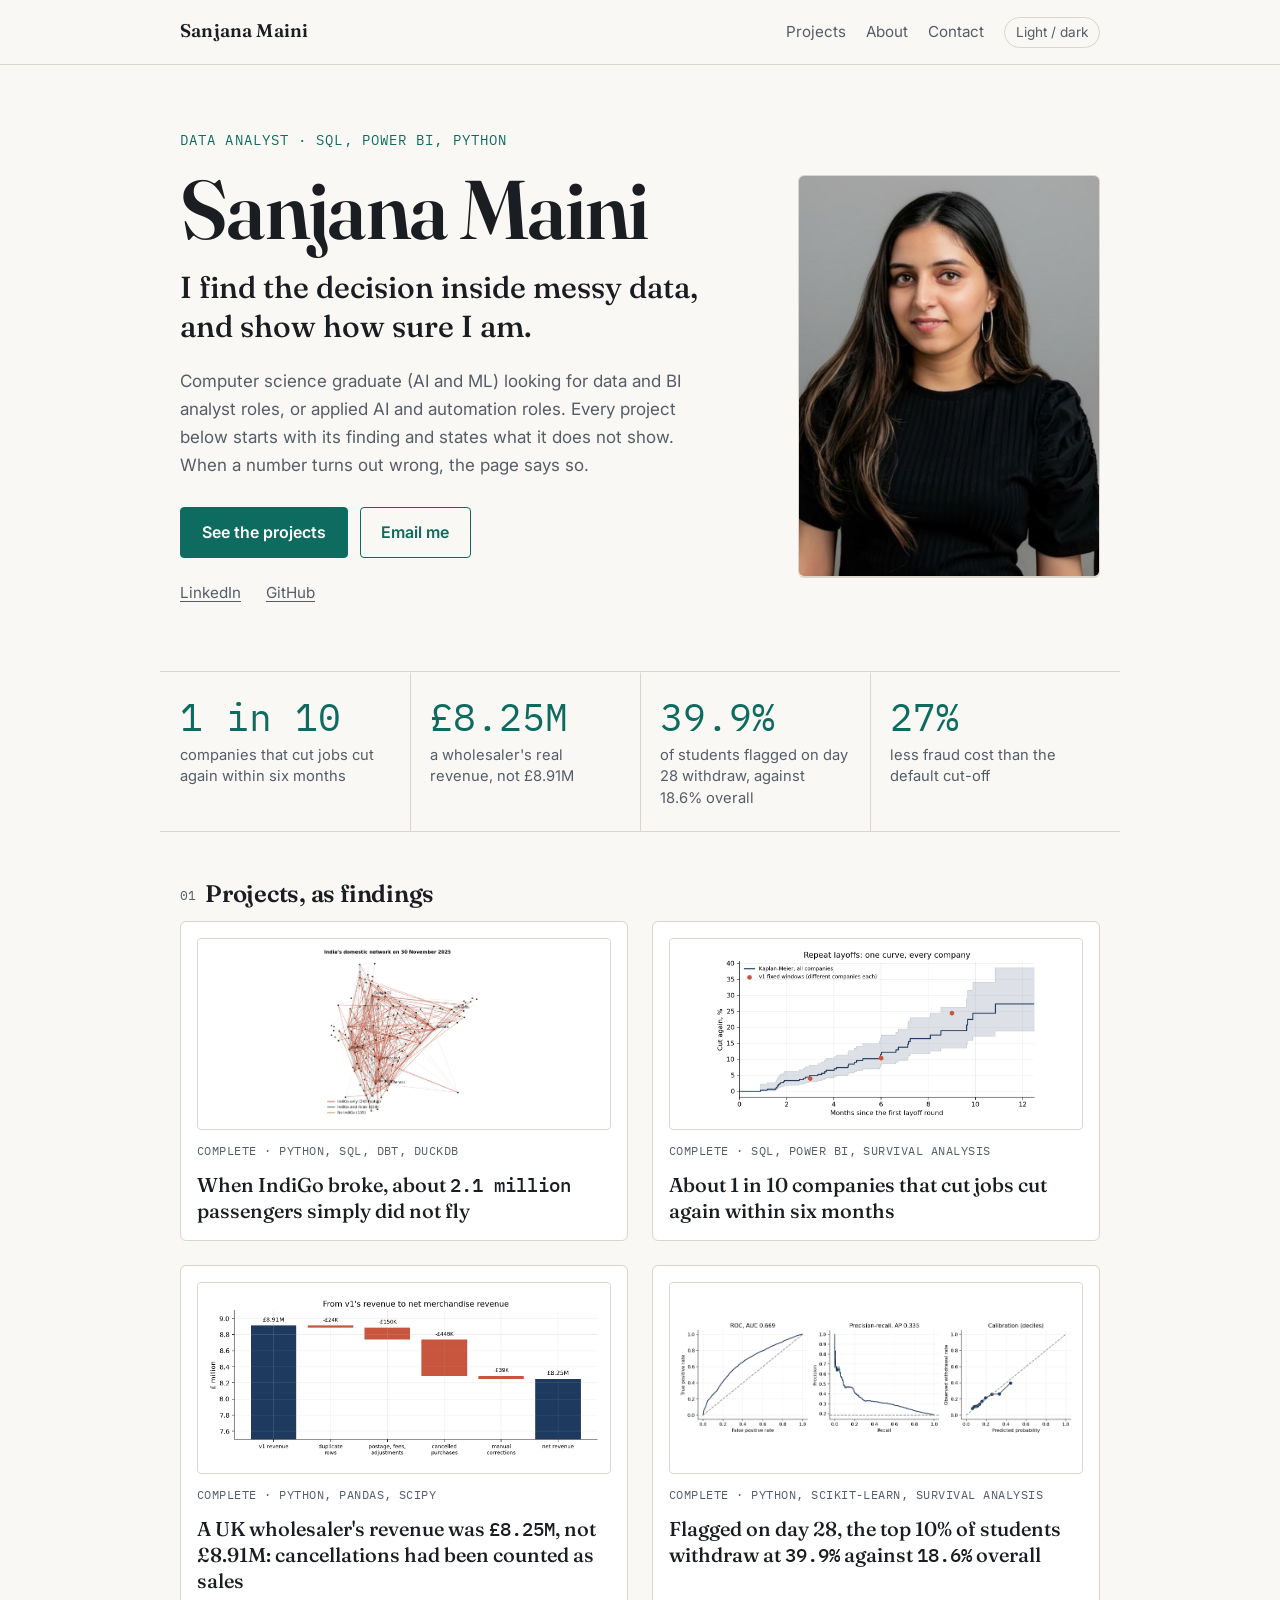
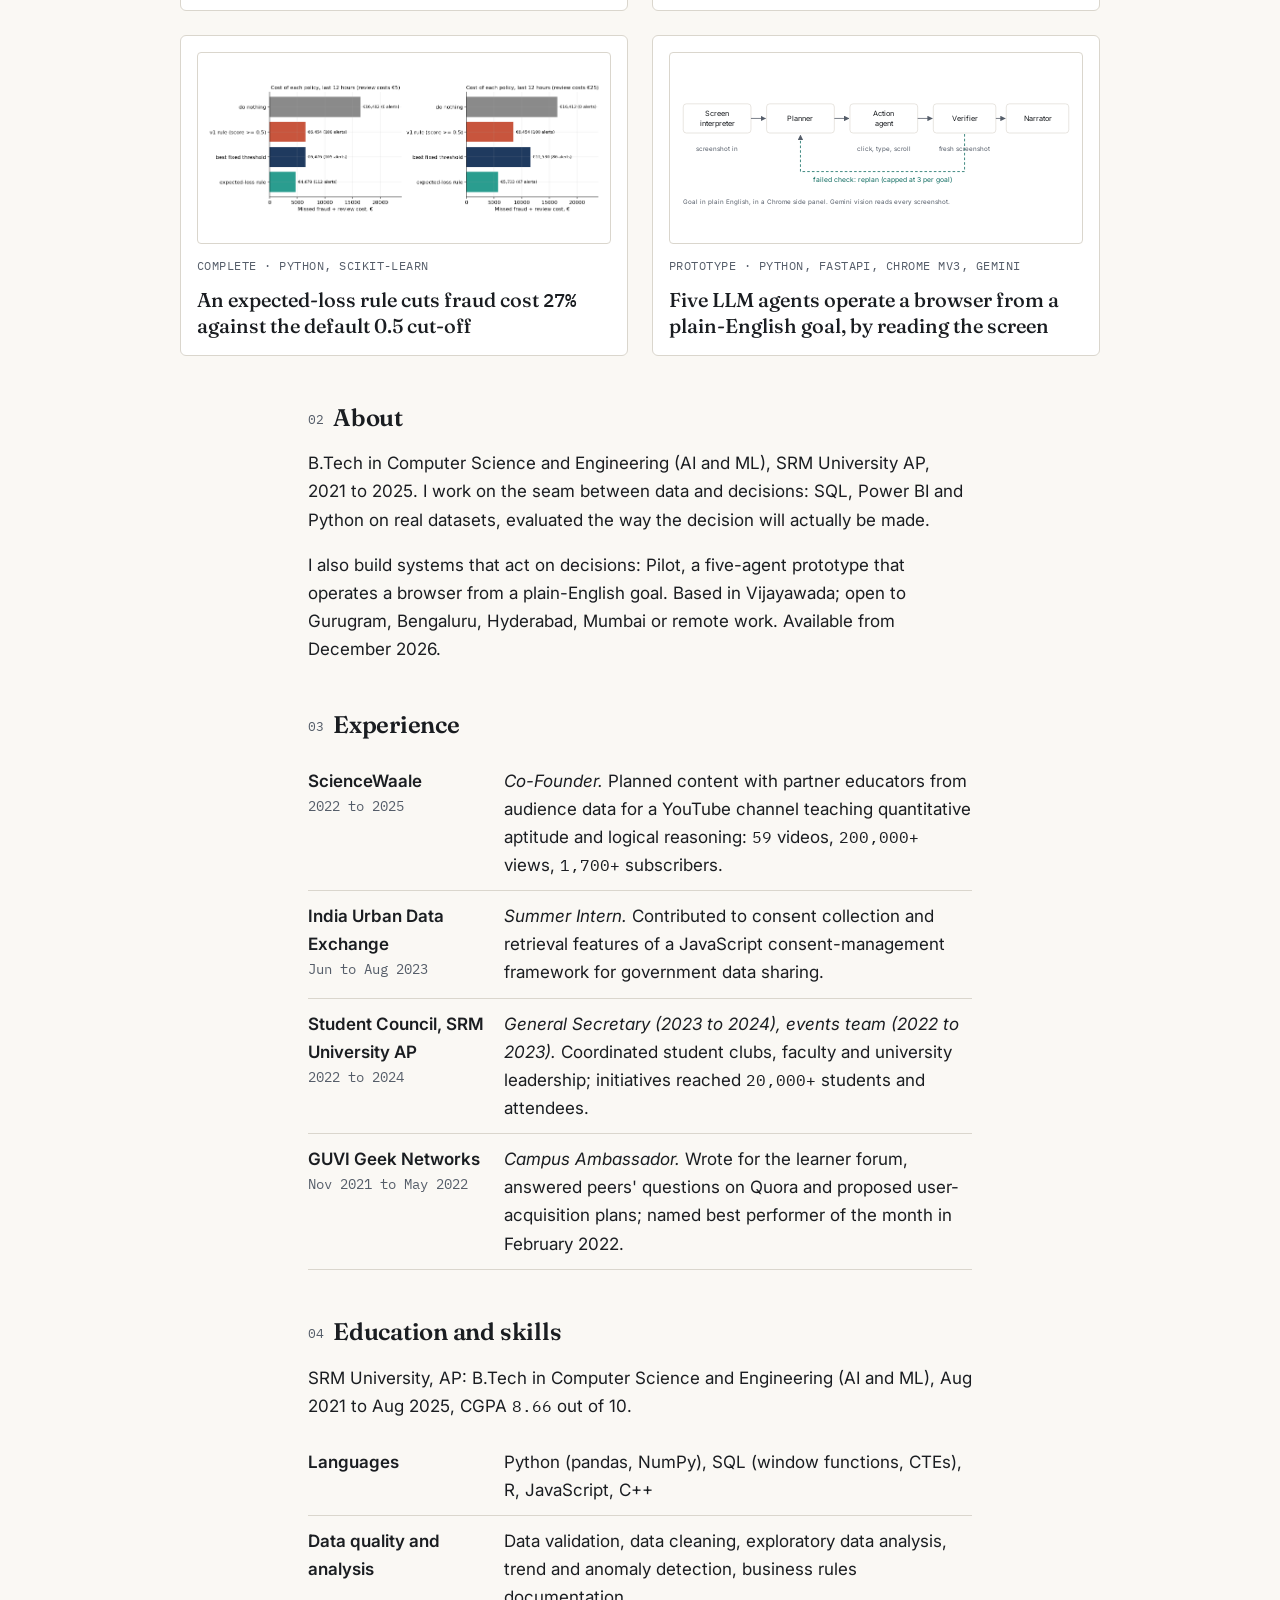
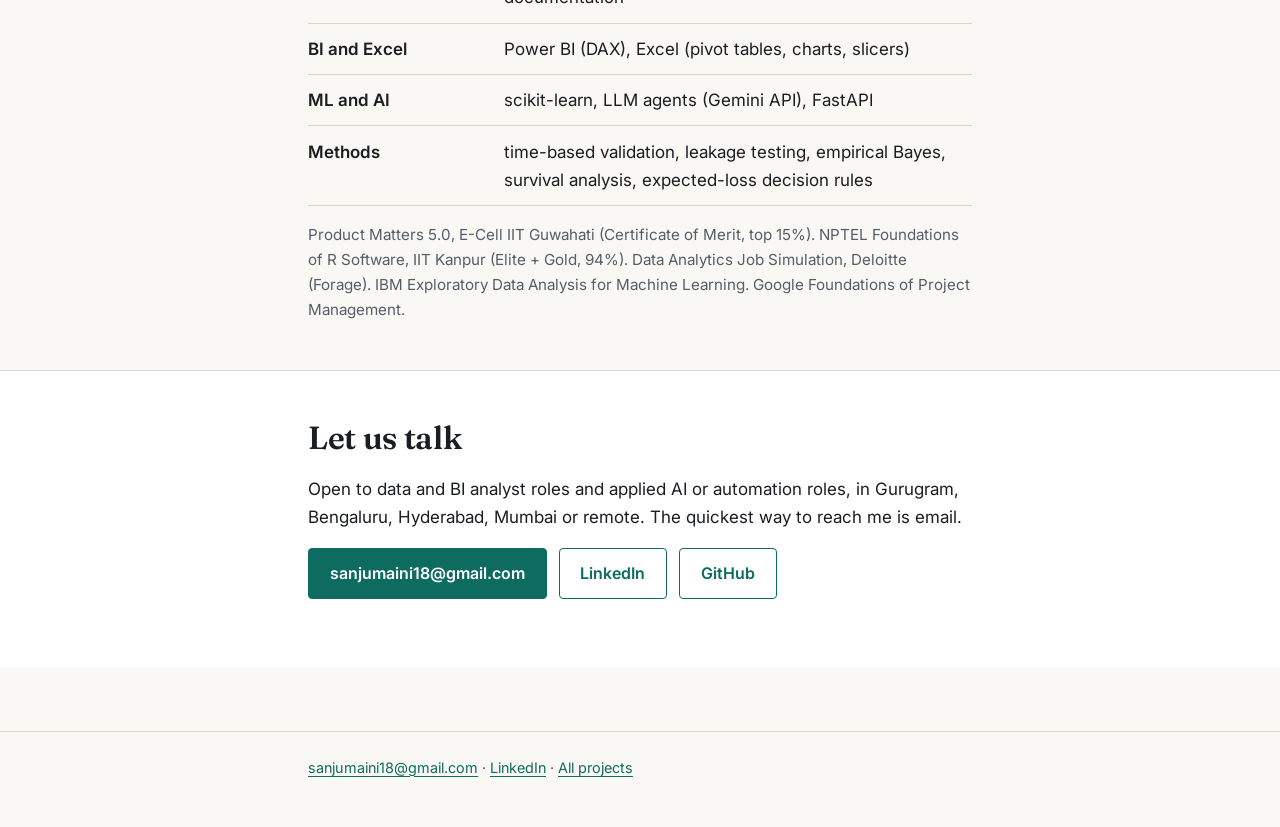
<file: index.html>
<!doctype html>
<html lang="en">
<head>
<meta charset="utf-8">
<meta name="viewport" content="width=device-width,initial-scale=1">
<title>Sanjana Maini | Data analyst: findings, with the limits stated</title>
<meta name="description" content="Data analysis in SQL, Power BI and Python. Each project leads with its finding and states what it does not show.">
<link rel="canonical" href="https://sanjanamaini.github.io/">
<meta property="og:type" content="website">
<meta property="og:site_name" content="Sanjana Maini">
<meta property="og:title" content="Sanjana Maini | Data analyst: findings, with the limits stated">
<meta property="og:description" content="Data analysis in SQL, Power BI and Python. Each project leads with its finding and states what it does not show.">
<meta property="og:url" content="https://sanjanamaini.github.io/">
<meta property="og:image" content="https://sanjanamaini.github.io/og/home.png">
<meta property="og:image:width" content="1200"><meta property="og:image:height" content="630">
<meta name="twitter:card" content="summary_large_image">
<meta name="theme-color" content="#FAF8F4">
<link rel="icon" href="data:image/svg+xml,%3Csvg xmlns='http://www.w3.org/2000/svg' viewBox='0 0 32 32'%3E%3Crect width='32' height='32' rx='6' fill='%230E6B60'/%3E%3Ctext x='16' y='22' font-family='Georgia,serif' font-size='18' font-weight='700' text-anchor='middle' fill='white'%3ESM%3C/text%3E%3C/svg%3E">
<link rel="preconnect" href="https://fonts.googleapis.com"><link rel="preconnect" href="https://fonts.gstatic.com" crossorigin>
<link href="https://fonts.googleapis.com/css2?family=Fraunces:opsz,wght@9..144,500;9..144,600&family=Inter:wght@400;500;600&family=IBM+Plex+Mono:wght@400;500&display=swap" rel="stylesheet">
<link rel="stylesheet" href="assets/style.css">
<script async src="https://www.googletagmanager.com/gtag/js?id=G-26Z4TV16K4"></script>
<script>window.dataLayer=window.dataLayer||[];function gtag(){dataLayer.push(arguments)}gtag("js",new Date());var c={};try{var q=location.search;if(/[?&]me=1/.test(q))localStorage.setItem("sm_me","1");if(/[?&]me=0/.test(q))localStorage.removeItem("sm_me");if(localStorage.getItem("sm_me")==="1")c.traffic_type="internal"}catch(e){}gtag("config","G-26Z4TV16K4",c);</script>
</head>
<body>
<header class="site"><div class="wide">
  <a class="mark" href="./">Sanjana Maini</a>
  <nav aria-label="Main"><a href="#projects">Projects</a><a href="#about">About</a><a href="#contact">Contact</a><button class="theme" type="button" id="t" aria-label="Switch light or dark mode">Light / dark</button></nav>
</div></header>
<main>
<section class="hero wide">
  <div class="hero-text">
    <p class="eyebrow">Data analyst · SQL, Power BI, Python</p>
    <h1>Sanjana Maini</h1>
    <p class="hero-line">I find the decision inside messy data, and show how sure I am.</p>
    <p class="hero-p">Computer science graduate (AI and ML) looking for data and BI analyst roles, or applied AI and automation roles. Every project below starts with its finding and states what it does not show. When a number turns out wrong, the page says so.</p>
    <p class="cta"><a class="btn" href="#projects" data-track="cta_projects">See the projects</a> <a class="btn ghost" href="mailto:sanjumaini18@gmail.com" data-track="email">Email me</a></p>
    <p class="elsewhere"><a href="https://www.linkedin.com/in/sanjanamaini/" data-track="linkedin" rel="me">LinkedIn</a> <a href="https://github.com/sanjanamaini" data-track="github" rel="me">GitHub</a></p>
  </div>
  <figure class="portrait"><img src="assets/me.jpg" width="780" height="1040" alt="Portrait of Sanjana Maini"></figure>
</section>
<section class="proof wide" aria-label="Headline findings">
  <a href="layoff/" data-track="proof" data-project="layoff"><span class="pv">1 in 10</span><span class="pt">companies that cut jobs cut again within six months</span></a>
  <a href="retail/" data-track="proof" data-project="retail"><span class="pv">£8.25M</span><span class="pt">a wholesaler&#x27;s real revenue, not £8.91M</span></a>
  <a href="withdrawal/" data-track="proof" data-project="withdrawal"><span class="pv">39.9%</span><span class="pt">of students flagged on day 28 withdraw, against 18.6% overall</span></a>
  <a href="fraud/" data-track="proof" data-project="fraud"><span class="pv">27%</span><span class="pt">less fraud cost than the default cut-off</span></a>
</section>
<div class="wide">
  <h2 id="projects"><span class="n">01</span>Projects, as findings</h2>
</div>
<section class="cards wide">
  <a class="card-p" href="indigo/" data-track="project" data-project="indigo"><div class="plate"><img src="assets/fig/indigo-map.png" alt="" loading="lazy"></div><span class="meta">Complete &middot; Python, SQL, dbt, DuckDB</span><span class="ft">When IndiGo broke, about <span class="num">2.1 million</span> passengers simply did not fly</span></a>
  <a class="card-p" href="layoff/" data-track="project" data-project="layoff"><div class="plate"><img src="assets/fig/layoff-km.png" alt="" loading="lazy"></div><span class="meta">Complete &middot; SQL, Power BI, survival analysis</span><span class="ft">About 1 in 10 companies that cut jobs cut again within six months</span></a>
  <a class="card-p" href="retail/" data-track="project" data-project="retail"><div class="plate"><img src="assets/fig/retail-waterfall.png" alt="" loading="lazy"></div><span class="meta">Complete &middot; Python, pandas, SciPy</span><span class="ft">A UK wholesaler&#x27;s revenue was <span class="num">£8.25M</span>, not £8.91M: cancellations had been counted as sales</span></a>
  <a class="card-p" href="withdrawal/" data-track="project" data-project="withdrawal"><div class="plate"><img src="assets/fig/withdrawal-day28.png" alt="" loading="lazy"></div><span class="meta">Complete &middot; Python, scikit-learn, survival analysis</span><span class="ft">Flagged on day 28, the top 10% of students withdraw at <span class="num">39.9%</span> against <span class="num">18.6%</span> overall</span></a>
  <a class="card-p" href="fraud/" data-track="project" data-project="fraud"><div class="plate"><img src="assets/fig/fraud-policy-costs.png" alt="" loading="lazy"></div><span class="meta">Complete &middot; Python, scikit-learn</span><span class="ft">An expected-loss rule cuts fraud cost <span class="num">27%</span> against the default 0.5 cut-off</span></a>
  <a class="card-p" href="pilot/" data-track="project" data-project="pilot"><div class="plate diagram-plate"><svg viewBox="0 0 760 250" role="img" aria-labelledby="pt pd" class="diagram">
<title id="pt">The Pilot agent loop</title>
<desc id="pd">A goal and a screenshot go to a screen interpreter, then a planner, then an action agent that acts in the browser; a verifier checks a fresh screenshot and either sends the run back to the planner or on to the narrator.</desc>
<defs><marker id="ar" viewBox="0 0 10 10" refX="9" refY="5" markerWidth="7" markerHeight="7" orient="auto-start-reverse"><path d="M0 0L10 5L0 10z" fill="var(--muted)"/></marker></defs>
<g font-family="var(--sans)" font-size="14" fill="var(--ink)">
<g stroke="var(--rule)" fill="var(--surface)" stroke-width="1.2">
<rect x="10" y="40" width="130" height="56" rx="6"/><rect x="170" y="40" width="130" height="56" rx="6"/>
<rect x="330" y="40" width="130" height="56" rx="6"/><rect x="490" y="40" width="120" height="56" rx="6"/>
<rect x="630" y="40" width="120" height="56" rx="6"/></g>
<g text-anchor="middle"><text x="75" y="64">Screen</text><text x="75" y="82">interpreter</text>
<text x="235" y="73">Planner</text><text x="395" y="64">Action</text><text x="395" y="82">agent</text>
<text x="550" y="73">Verifier</text><text x="690" y="73">Narrator</text></g>
<g stroke="var(--muted)" stroke-width="1.5" fill="none" marker-end="url(#ar)">
<path d="M140 68H168"/><path d="M300 68H328"/><path d="M460 68H488"/><path d="M610 68H628"/></g>
<path d="M550 98V170H235V100" stroke="var(--accent)" stroke-width="1.5" fill="none" marker-end="url(#ar)" stroke-dasharray="5 4"/>
<text x="392" y="190" text-anchor="middle" fill="var(--accent)" font-size="13">failed check: replan (capped at 3 per goal)</text>
<text x="75" y="130" text-anchor="middle" fill="var(--muted)" font-size="12">screenshot in</text>
<text x="395" y="130" text-anchor="middle" fill="var(--muted)" font-size="12">click, type, scroll</text>
<text x="550" y="130" text-anchor="middle" fill="var(--muted)" font-size="12">fresh screenshot</text>
<text x="10" y="232" fill="var(--muted)" font-size="12">Goal in plain English, in a Chrome side panel. Gemini vision reads every screenshot.</text>
</g></svg></div><span class="meta">Prototype &middot; Python, FastAPI, Chrome MV3, Gemini</span><span class="ft">Five LLM agents operate a browser from a plain-English goal, by reading the screen</span></a>
</section>
<div class="wrap">
  <h2 id="about"><span class="n">02</span>About</h2>
  <p>B.Tech in Computer Science and Engineering (AI and ML), SRM University AP, 2021 to 2025. I work on the seam between data and decisions: SQL, Power BI and Python on real datasets, evaluated the way the decision will actually be made.</p>
  <p>I also build systems that act on decisions: Pilot, a five-agent prototype that operates a browser from a plain-English goal. Based in Vijayawada; open to Gurugram, Bengaluru, Hyderabad, Mumbai or remote work. Available from December 2026.</p>
  <h2><span class="n">03</span>Experience</h2>
  <dl class="rows">
    <div><dt>ScienceWaale<span>2022 to 2025</span></dt><dd><em>Co-Founder.</em> Planned content with partner educators from audience data for a YouTube channel teaching quantitative aptitude and logical reasoning: <span class="num">59</span> videos, <span class="num">200,000+</span> views, <span class="num">1,700+</span> subscribers.</dd></div>
    <div><dt>India Urban Data Exchange<span>Jun to Aug 2023</span></dt><dd><em>Summer Intern.</em> Contributed to consent collection and retrieval features of a JavaScript consent-management framework for government data sharing.</dd></div>
    <div><dt>Student Council, SRM University AP<span>2022 to 2024</span></dt><dd><em>General Secretary (2023 to 2024), events team (2022 to 2023).</em> Coordinated student clubs, faculty and university leadership; initiatives reached <span class="num">20,000+</span> students and attendees.</dd></div>
    <div><dt>GUVI Geek Networks<span>Nov 2021 to May 2022</span></dt><dd><em>Campus Ambassador.</em> Wrote for the learner forum, answered peers&#x27; questions on Quora and proposed user-acquisition plans; named best performer of the month in February 2022.</dd></div>
  </dl>
  <h2><span class="n">04</span>Education and skills</h2>
  <p>SRM University, AP: B.Tech in Computer Science and Engineering (AI and ML), Aug 2021 to Aug 2025, CGPA <span class="num">8.66</span> out of 10.</p>
  <dl class="rows">
    <div><dt>Languages</dt><dd>Python (pandas, NumPy), SQL (window functions, CTEs), R, JavaScript, C++</dd></div>
    <div><dt>Data quality and analysis</dt><dd>Data validation, data cleaning, exploratory data analysis, trend and anomaly detection, business rules documentation</dd></div>
    <div><dt>BI and Excel</dt><dd>Power BI (DAX), Excel (pivot tables, charts, slicers)</dd></div>
    <div><dt>ML and AI</dt><dd>scikit-learn, LLM agents (Gemini API), FastAPI</dd></div>
    <div><dt>Methods</dt><dd>time-based validation, leakage testing, empirical Bayes, survival analysis, expected-loss decision rules</dd></div>
  </dl>
  <p class="note">Product Matters 5.0, E-Cell IIT Guwahati (Certificate of Merit, top 15%). NPTEL Foundations of R Software, IIT Kanpur (Elite + Gold, 94%). Data Analytics Job Simulation, Deloitte (Forage). IBM Exploratory Data Analysis for Machine Learning. Google Foundations of Project Management.</p>
</div>
<section class="closing" id="contact"><div class="wrap">
  <h2>Let us talk</h2>
  <p>Open to data and BI analyst roles and applied AI or automation roles, in Gurugram, Bengaluru, Hyderabad, Mumbai or remote. The quickest way to reach me is email.</p>
  <p class="cta"><a class="btn" href="mailto:sanjumaini18@gmail.com" data-track="email">sanjumaini18@gmail.com</a> <a class="btn ghost" href="https://www.linkedin.com/in/sanjanamaini/" data-track="linkedin" rel="me">LinkedIn</a> <a class="btn ghost" href="https://github.com/sanjanamaini" data-track="github" rel="me">GitHub</a></p>
</div></section>
</main>
<footer class="site"><div class="wrap">
  <a href="mailto:sanjumaini18@gmail.com" data-track="email">sanjumaini18@gmail.com</a> &middot;
  <a href="https://www.linkedin.com/in/sanjanamaini/" data-track="linkedin" rel="me">LinkedIn</a> &middot;
  <a href="./">All projects</a>
</div></footer>
<script src="assets/site.js" defer></script>
</body></html>
</file>
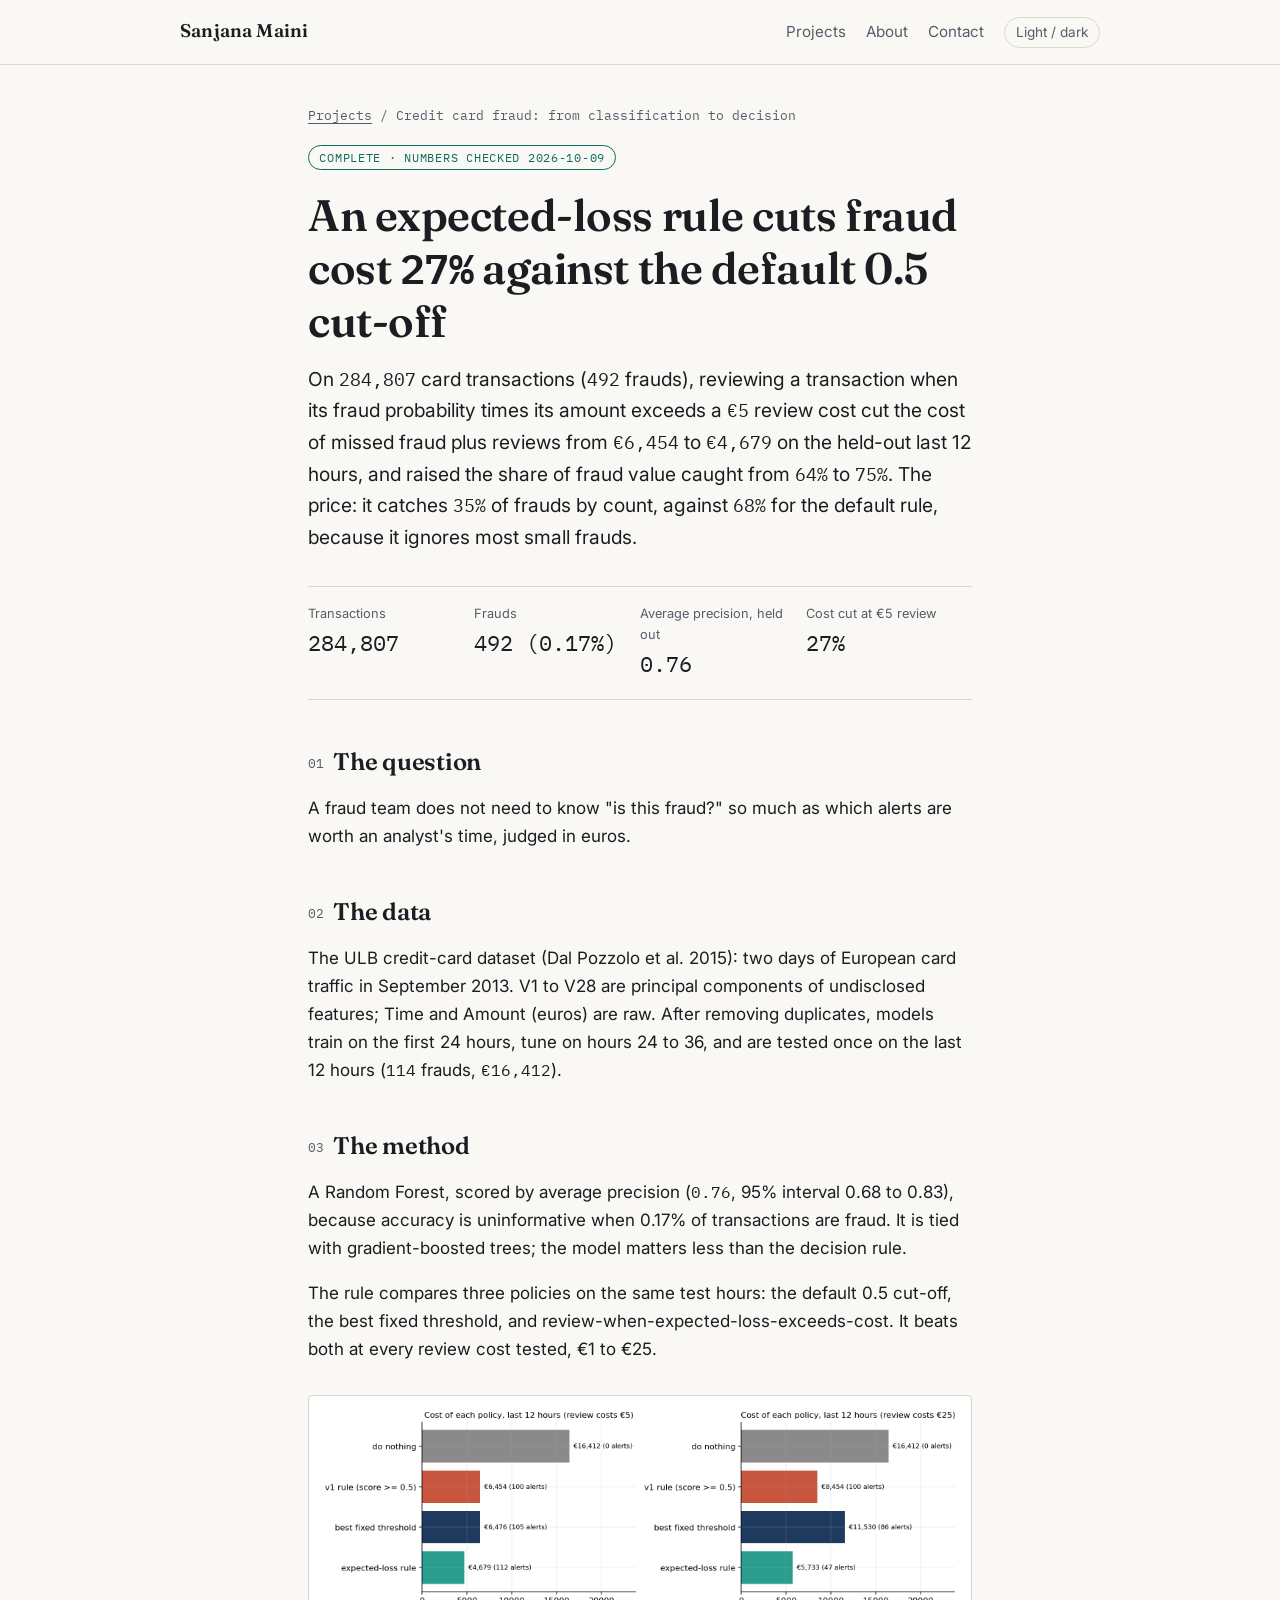
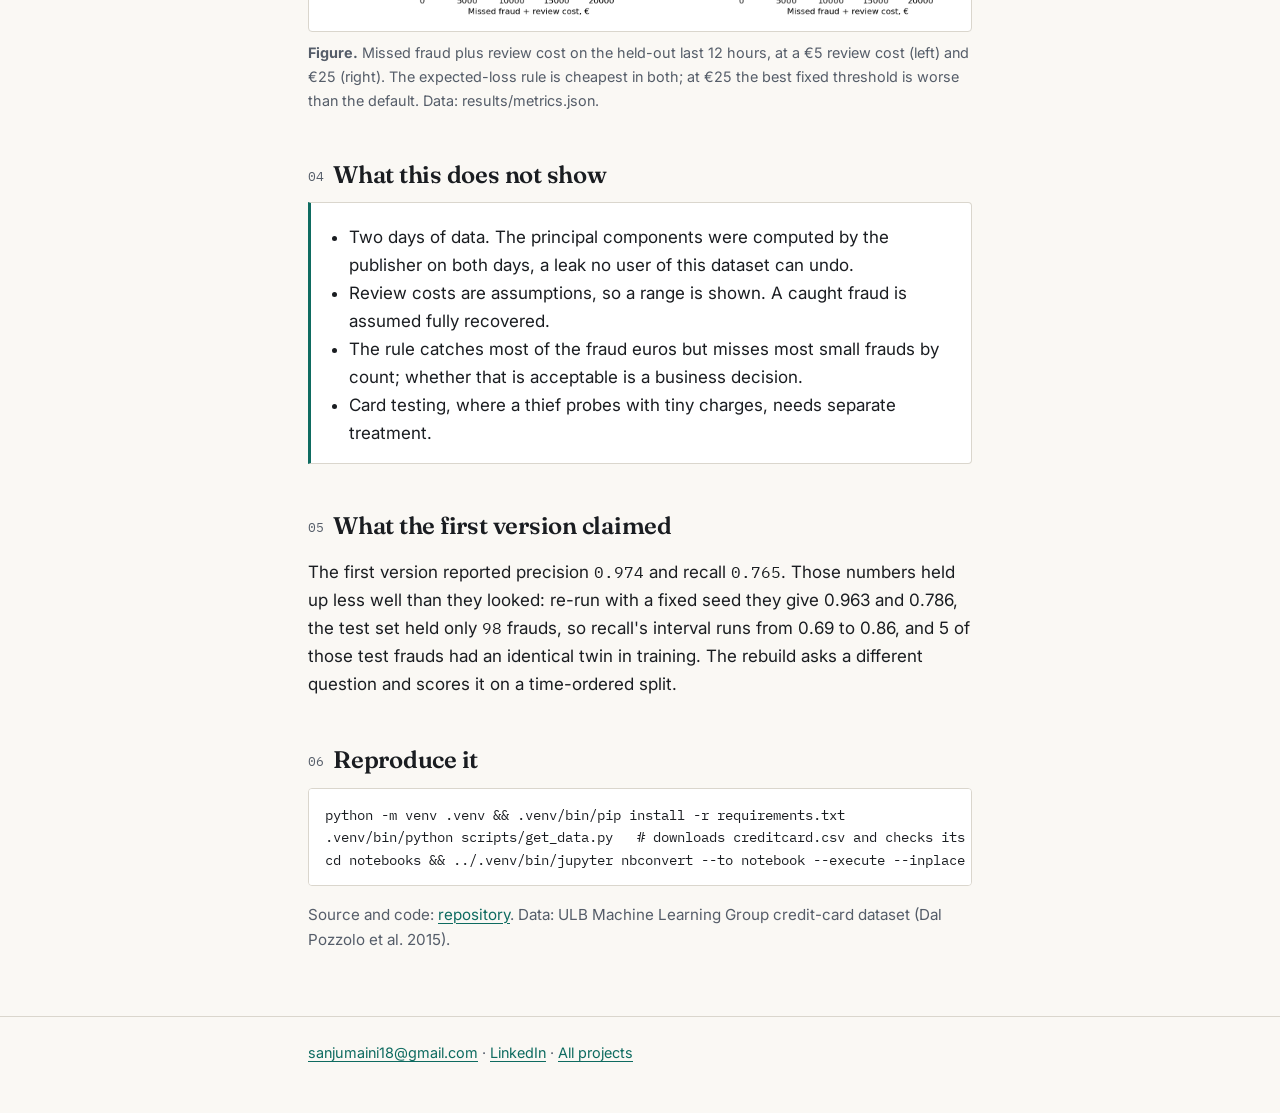
<file: fraud/index.html>
<!doctype html>
<html lang="en">
<head>
<meta charset="utf-8">
<meta name="viewport" content="width=device-width,initial-scale=1">
<title>An expected-loss rule cuts fraud cost 27% against the default 0.5 cut-off | Sanjana Maini</title>
<meta name="description" content="On 284,807 card transactions, a decision rule judged in euros cut the cost of missed fraud plus reviews from 6,454 to 4,679 euros on a held-out period.">
<link rel="canonical" href="https://sanjanamaini.github.io/fraud/">
<meta property="og:type" content="article">
<meta property="og:site_name" content="Sanjana Maini">
<meta property="og:title" content="An expected-loss rule cuts fraud cost 27% against the default 0.5 cut-off | Sanjana Maini">
<meta property="og:description" content="On 284,807 card transactions, a decision rule judged in euros cut the cost of missed fraud plus reviews from 6,454 to 4,679 euros on a held-out period.">
<meta property="og:url" content="https://sanjanamaini.github.io/fraud/">
<meta property="og:image" content="https://sanjanamaini.github.io/og/fraud.png">
<meta property="og:image:width" content="1200"><meta property="og:image:height" content="630">
<meta name="twitter:card" content="summary_large_image">
<meta name="theme-color" content="#FAF8F4">
<link rel="icon" href="data:image/svg+xml,%3Csvg xmlns='http://www.w3.org/2000/svg' viewBox='0 0 32 32'%3E%3Crect width='32' height='32' rx='6' fill='%230E6B60'/%3E%3Ctext x='16' y='22' font-family='Georgia,serif' font-size='18' font-weight='700' text-anchor='middle' fill='white'%3ESM%3C/text%3E%3C/svg%3E">
<link rel="preconnect" href="https://fonts.googleapis.com"><link rel="preconnect" href="https://fonts.gstatic.com" crossorigin>
<link href="https://fonts.googleapis.com/css2?family=Fraunces:opsz,wght@9..144,500;9..144,600&family=Inter:wght@400;500;600&family=IBM+Plex+Mono:wght@400;500&display=swap" rel="stylesheet">
<link rel="stylesheet" href="../assets/style.css">
<script async src="https://www.googletagmanager.com/gtag/js?id=G-26Z4TV16K4"></script>
<script>window.dataLayer=window.dataLayer||[];function gtag(){dataLayer.push(arguments)}gtag("js",new Date());var c={};try{var q=location.search;if(/[?&]me=1/.test(q))localStorage.setItem("sm_me","1");if(/[?&]me=0/.test(q))localStorage.removeItem("sm_me");if(localStorage.getItem("sm_me")==="1")c.traffic_type="internal"}catch(e){}gtag("config","G-26Z4TV16K4",c);</script>
</head>
<body>
<header class="site"><div class="wide">
  <a class="mark" href="../">Sanjana Maini</a>
  <nav aria-label="Main"><a href="../#projects">Projects</a><a href="../#about">About</a><a href="../#contact">Contact</a><button class="theme" type="button" id="t" aria-label="Switch light or dark mode">Light / dark</button></nav>
</div></header>
<main class="wrap">
  <p class="crumb"><a href="../#projects">Projects</a> / Credit card fraud: from classification to decision</p>
  <span class="status">Complete &middot; numbers checked 2026-10-09</span>
  <h1>An expected-loss rule cuts fraud cost <span class="num">27%</span> against the default 0.5 cut-off</h1>
  <p class="standfirst">On <span class="num">284,807</span> card transactions (<span class="num">492</span> frauds), reviewing a transaction when its fraud probability times its amount exceeds a <span class="num">€5</span> review cost cut the cost of missed fraud plus reviews from <span class="num">€6,454</span> to <span class="num">€4,679</span> on the held-out last 12 hours, and raised the share of fraud value caught from <span class="num">64%</span> to <span class="num">75%</span>. The price: it catches <span class="num">35%</span> of frauds by count, against <span class="num">68%</span> for the default rule, because it ignores most small frauds.</p>
  <dl class="facts">
    <div><dt>Transactions</dt><dd>284,807</dd></div>
    <div><dt>Frauds</dt><dd>492 (0.17%)</dd></div>
    <div><dt>Average precision, held out</dt><dd>0.76</dd></div>
    <div><dt>Cost cut at €5 review</dt><dd>27%</dd></div>
  </dl>
  <h2><span class="n">01</span>The question</h2>
  <p>A fraud team does not need to know &quot;is this fraud?&quot; so much as which alerts are worth an analyst&#x27;s time, judged in euros.</p>
  <h2><span class="n">02</span>The data</h2>
  <p>The ULB credit-card dataset (Dal Pozzolo et al. 2015): two days of European card traffic in September 2013. V1 to V28 are principal components of undisclosed features; Time and Amount (euros) are raw. After removing duplicates, models train on the first 24 hours, tune on hours 24 to 36, and are tested once on the last 12 hours (<span class="num">114</span> frauds, <span class="num">€16,412</span>).</p>
  <h2><span class="n">03</span>The method</h2>
  <p>A Random Forest, scored by average precision (<span class="num">0.76</span>, 95% interval 0.68 to 0.83), because accuracy is uninformative when 0.17% of transactions are fraud. It is tied with gradient-boosted trees; the model matters less than the decision rule.</p>
  <p>The rule compares three policies on the same test hours: the default 0.5 cut-off, the best fixed threshold, and review-when-expected-loss-exceeds-cost. It beats both at every review cost tested, €1 to €25.</p>
  <figure>
    <div class="plate"><img src="../assets/fig/fraud-policy-costs.png" width="1746" height="586" alt="Two bar charts of the cost of four policies on the last 12 hours, at a 5 euro and a 25 euro review cost; the expected-loss rule is cheapest in both."></div>
    <figcaption><strong>Figure.</strong> Missed fraud plus review cost on the held-out last 12 hours, at a €5 review cost (left) and €25 (right). The expected-loss rule is cheapest in both; at €25 the best fixed threshold is worse than the default. Data: results/metrics.json.</figcaption>
  </figure>
  <h2><span class="n">04</span>What this does not show</h2>
  <div class="limits"><ul>
    <li>Two days of data. The principal components were computed by the publisher on both days, a leak no user of this dataset can undo.</li>
    <li>Review costs are assumptions, so a range is shown. A caught fraud is assumed fully recovered.</li>
    <li>The rule catches most of the fraud euros but misses most small frauds by count; whether that is acceptable is a business decision.</li>
    <li>Card testing, where a thief probes with tiny charges, needs separate treatment.</li>
  </ul></div>
  <h2><span class="n">05</span>What the first version claimed</h2>
  <p>The first version reported precision <span class="num">0.974</span> and recall <span class="num">0.765</span>. Those numbers held up less well than they looked: re-run with a fixed seed they give 0.963 and 0.786, the test set held only <span class="num">98</span> frauds, so recall&#x27;s interval runs from 0.69 to 0.86, and 5 of those test frauds had an identical twin in training. The rebuild asks a different question and scores it on a time-ordered split.</p>
  <h2><span class="n">06</span>Reproduce it</h2>
  <pre>python -m venv .venv &amp;&amp; .venv/bin/pip install -r requirements.txt
.venv/bin/python scripts/get_data.py   # downloads creditcard.csv and checks its SHA-256
cd notebooks &amp;&amp; ../.venv/bin/jupyter nbconvert --to notebook --execute --inplace fraud_decisions.ipynb</pre>
  <p class="note">Source and code: <a href="https://github.com/sanjanamaini/Credit-card-fraud-detection?utm_source=site&amp;utm_medium=project_page&amp;utm_campaign=fraud" data-track="repo" data-project="fraud">repository</a>.  Data: ULB Machine Learning Group credit-card dataset (Dal Pozzolo et al. 2015).</p>
</main>
<footer class="site"><div class="wrap">
  <a href="mailto:sanjumaini18@gmail.com" data-track="email">sanjumaini18@gmail.com</a> &middot;
  <a href="https://www.linkedin.com/in/sanjanamaini/" data-track="linkedin" rel="me">LinkedIn</a> &middot;
  <a href="../">All projects</a>
</div></footer>
<script src="../assets/site.js" defer></script>
</body></html>
</file>
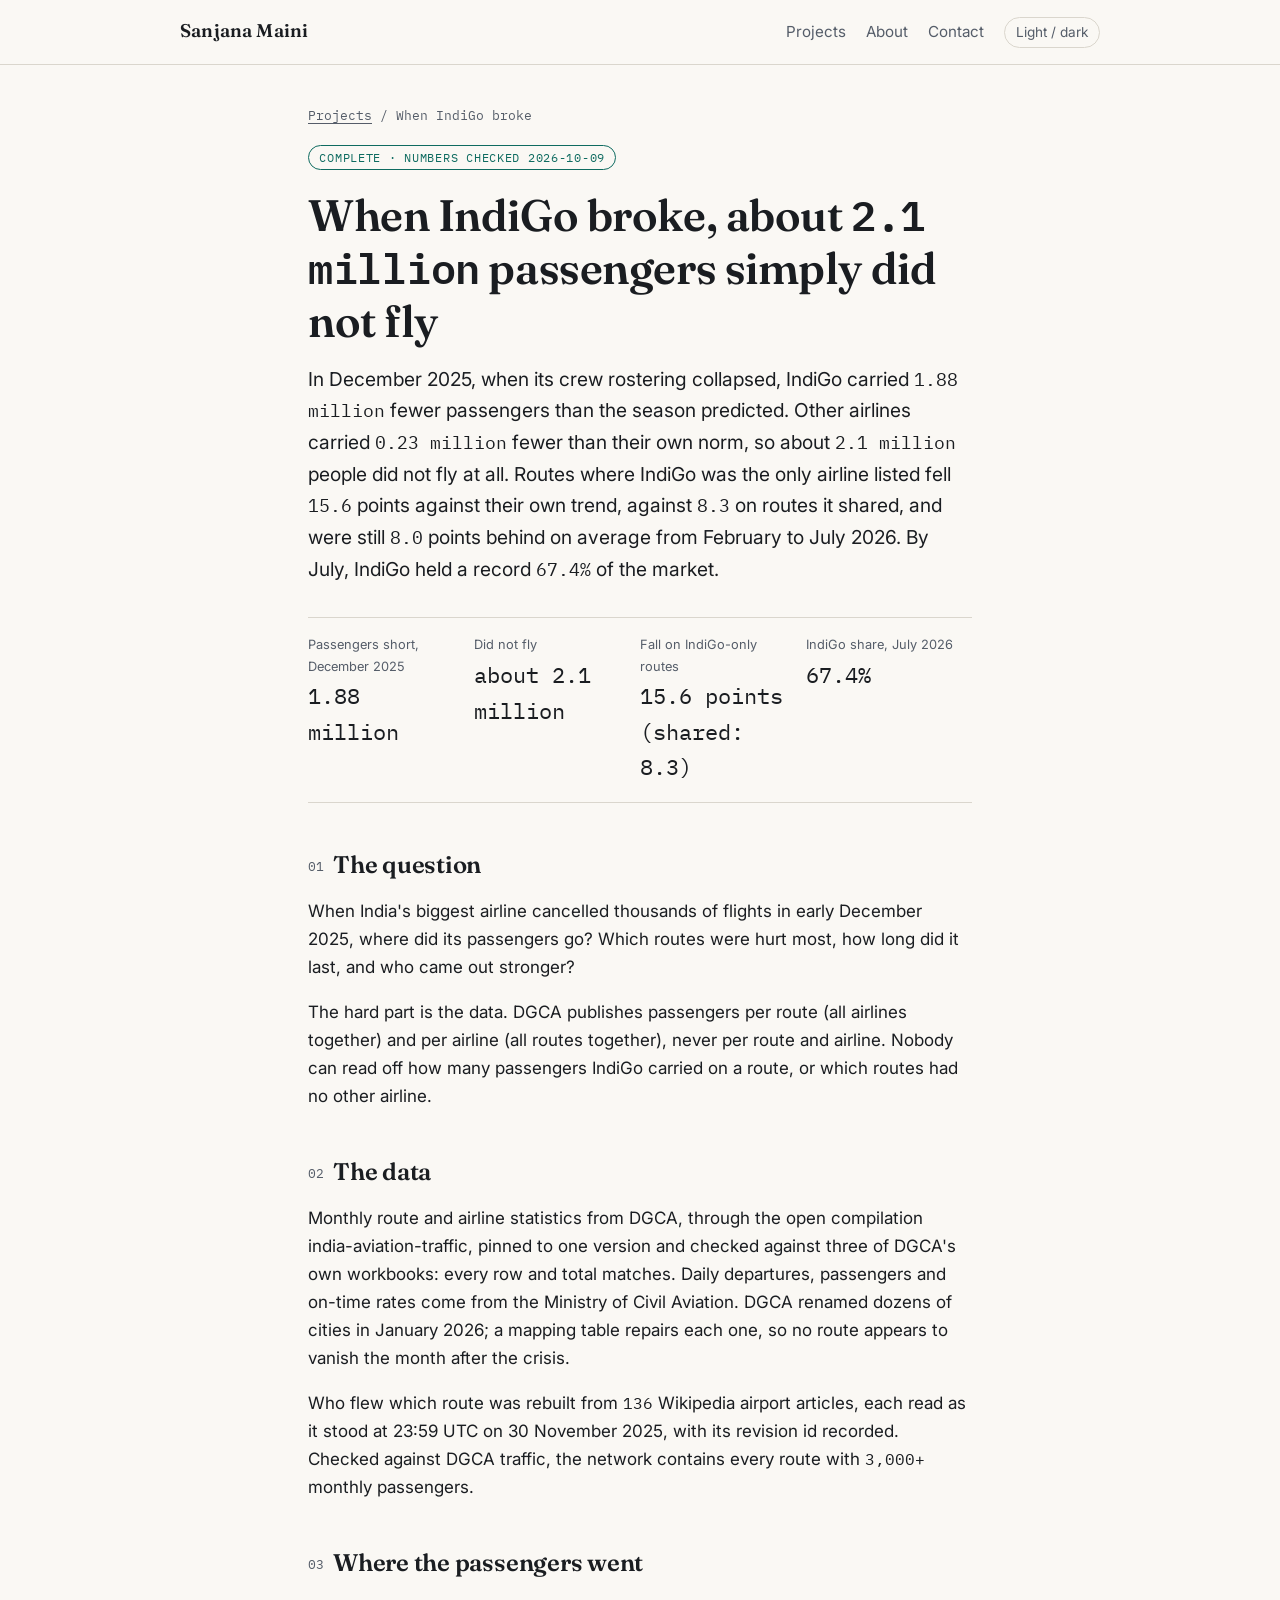
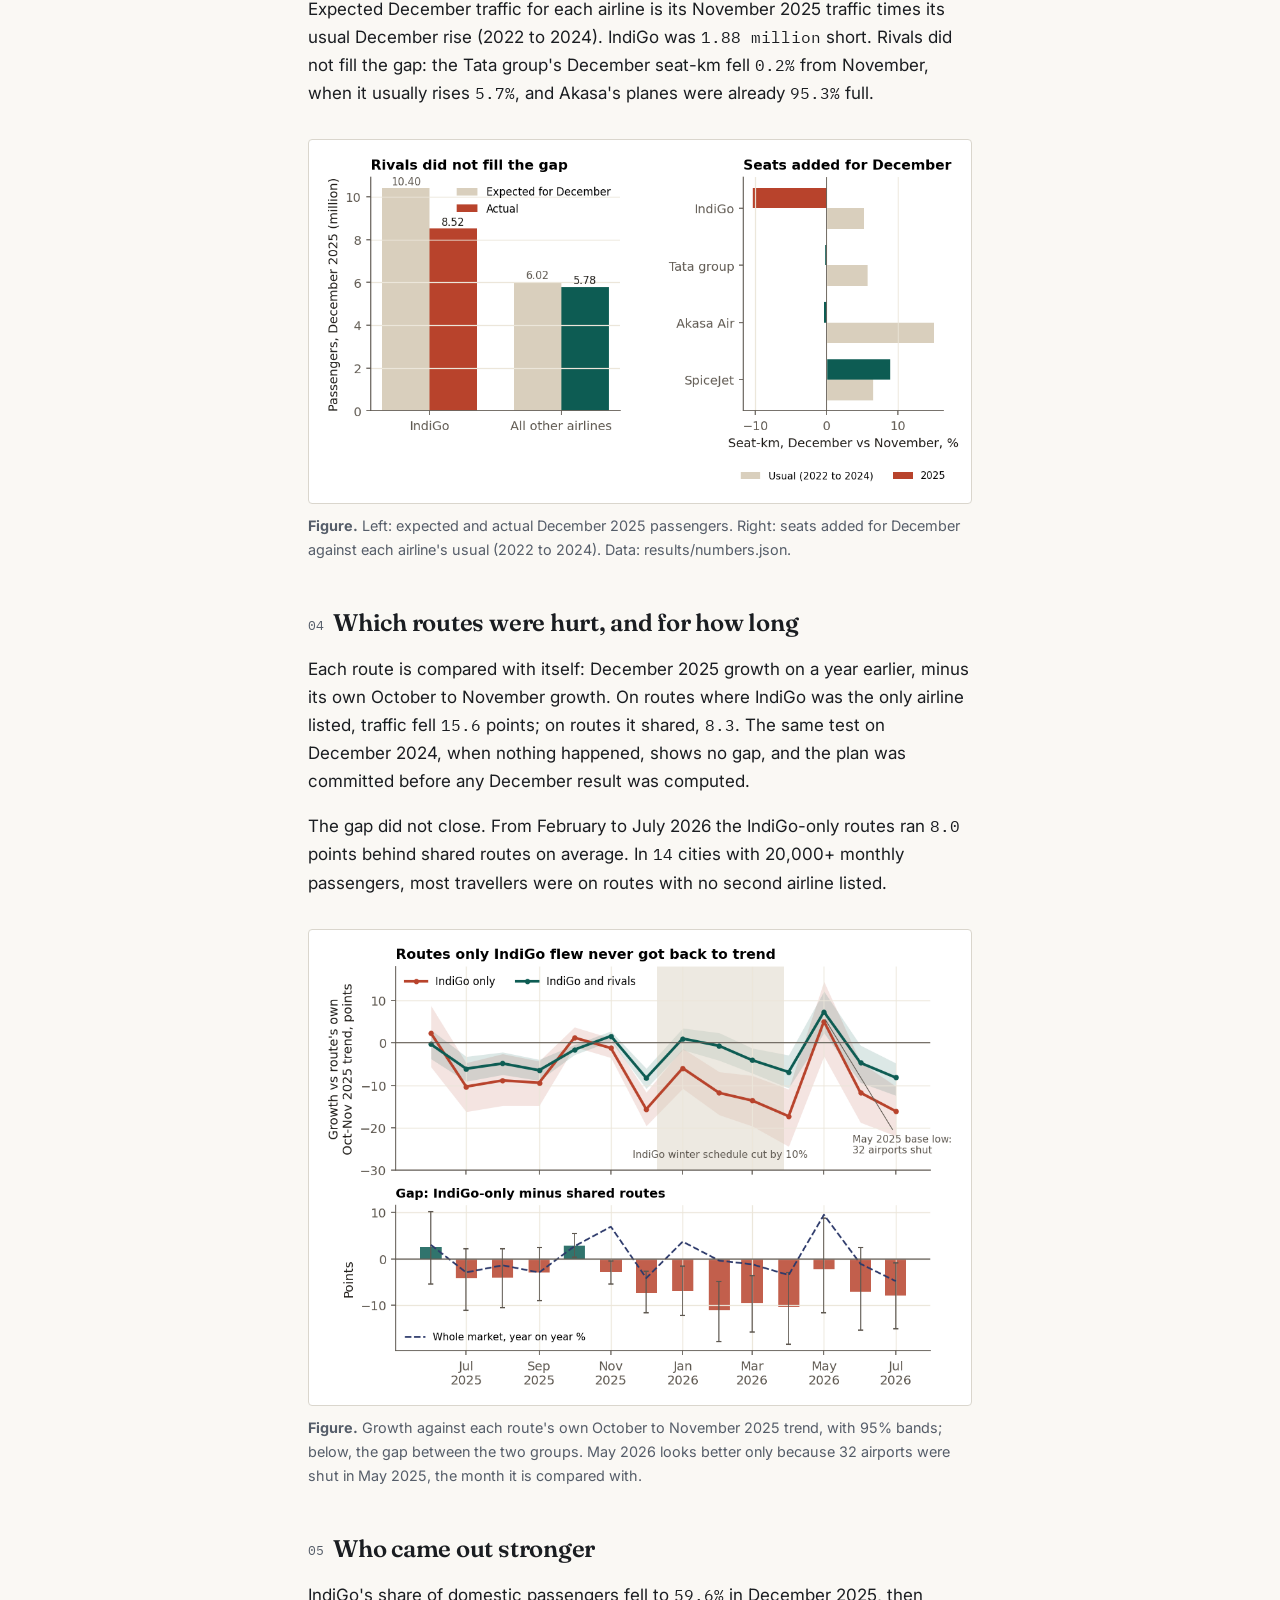
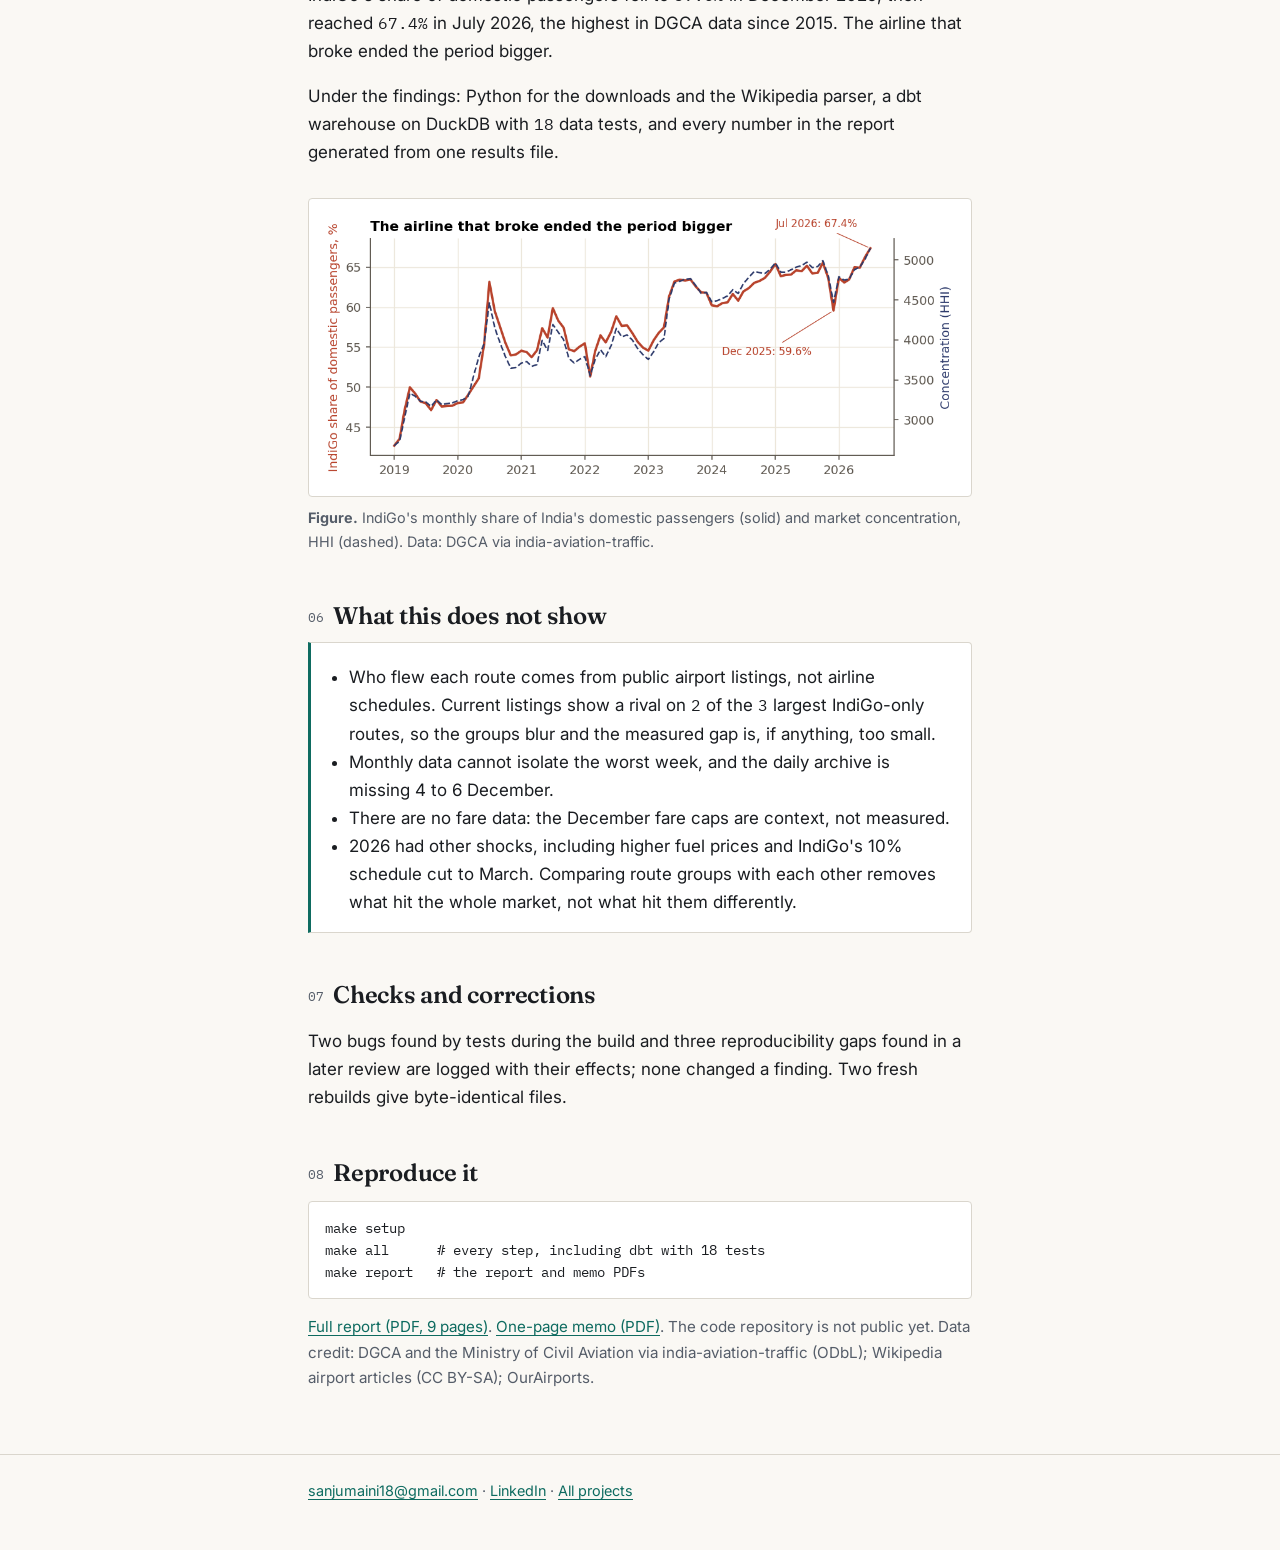
<file: indigo/index.html>
<!doctype html>
<html lang="en">
<head>
<meta charset="utf-8">
<meta name="viewport" content="width=device-width,initial-scale=1">
<title>When IndiGo broke, about 2.1 million passengers simply did not fly | Sanjana Maini</title>
<meta name="description" content="IndiGo&#x27;s December 2025 meltdown, measured: 1.88 million passengers short of the season, none taken by rivals, and routes it flew alone fell twice as far and stayed behind. DGCA data, a route network rebuilt from Wikipedia, dbt on DuckDB.">
<link rel="canonical" href="https://sanjanamaini.github.io/indigo/">
<meta property="og:type" content="article">
<meta property="og:site_name" content="Sanjana Maini">
<meta property="og:title" content="When IndiGo broke, about 2.1 million passengers simply did not fly | Sanjana Maini">
<meta property="og:description" content="IndiGo&#x27;s December 2025 meltdown, measured: 1.88 million passengers short of the season, none taken by rivals, and routes it flew alone fell twice as far and stayed behind. DGCA data, a route network rebuilt from Wikipedia, dbt on DuckDB.">
<meta property="og:url" content="https://sanjanamaini.github.io/indigo/">
<meta property="og:image" content="https://sanjanamaini.github.io/og/indigo.png">
<meta property="og:image:width" content="1200"><meta property="og:image:height" content="630">
<meta name="twitter:card" content="summary_large_image">
<meta name="theme-color" content="#FAF8F4">
<link rel="icon" href="data:image/svg+xml,%3Csvg xmlns='http://www.w3.org/2000/svg' viewBox='0 0 32 32'%3E%3Crect width='32' height='32' rx='6' fill='%230E6B60'/%3E%3Ctext x='16' y='22' font-family='Georgia,serif' font-size='18' font-weight='700' text-anchor='middle' fill='white'%3ESM%3C/text%3E%3C/svg%3E">
<link rel="preconnect" href="https://fonts.googleapis.com"><link rel="preconnect" href="https://fonts.gstatic.com" crossorigin>
<link href="https://fonts.googleapis.com/css2?family=Fraunces:opsz,wght@9..144,500;9..144,600&family=Inter:wght@400;500;600&family=IBM+Plex+Mono:wght@400;500&display=swap" rel="stylesheet">
<link rel="stylesheet" href="../assets/style.css">
<script async src="https://www.googletagmanager.com/gtag/js?id=G-26Z4TV16K4"></script>
<script>window.dataLayer=window.dataLayer||[];function gtag(){dataLayer.push(arguments)}gtag("js",new Date());var c={};try{var q=location.search;if(/[?&]me=1/.test(q))localStorage.setItem("sm_me","1");if(/[?&]me=0/.test(q))localStorage.removeItem("sm_me");if(localStorage.getItem("sm_me")==="1")c.traffic_type="internal"}catch(e){}gtag("config","G-26Z4TV16K4",c);</script>
</head>
<body>
<header class="site"><div class="wide">
  <a class="mark" href="../">Sanjana Maini</a>
  <nav aria-label="Main"><a href="../#projects">Projects</a><a href="../#about">About</a><a href="../#contact">Contact</a><button class="theme" type="button" id="t" aria-label="Switch light or dark mode">Light / dark</button></nav>
</div></header>
<main class="wrap">
  <p class="crumb"><a href="../#projects">Projects</a> / When IndiGo broke</p>
  <span class="status">Complete &middot; numbers checked 2026-10-09</span>
  <h1>When IndiGo broke, about <span class="num">2.1 million</span> passengers simply did not fly</h1>
  <p class="standfirst">In December 2025, when its crew rostering collapsed, IndiGo carried <span class="num">1.88 million</span> fewer passengers than the season predicted. Other airlines carried <span class="num">0.23 million</span> fewer than their own norm, so about <span class="num">2.1 million</span> people did not fly at all. Routes where IndiGo was the only airline listed fell <span class="num">15.6</span> points against their own trend, against <span class="num">8.3</span> on routes it shared, and were still <span class="num">8.0</span> points behind on average from February to July 2026. By July, IndiGo held a record <span class="num">67.4%</span> of the market.</p>
  <dl class="facts">
    <div><dt>Passengers short, December 2025</dt><dd>1.88 million</dd></div>
    <div><dt>Did not fly</dt><dd>about 2.1 million</dd></div>
    <div><dt>Fall on IndiGo-only routes</dt><dd>15.6 points (shared: 8.3)</dd></div>
    <div><dt>IndiGo share, July 2026</dt><dd>67.4%</dd></div>
  </dl>
  <h2><span class="n">01</span>The question</h2>
  <p>When India&#x27;s biggest airline cancelled thousands of flights in early December 2025, where did its passengers go? Which routes were hurt most, how long did it last, and who came out stronger?</p>
  <p>The hard part is the data. DGCA publishes passengers per route (all airlines together) and per airline (all routes together), never per route and airline. Nobody can read off how many passengers IndiGo carried on a route, or which routes had no other airline.</p>
  <h2><span class="n">02</span>The data</h2>
  <p>Monthly route and airline statistics from DGCA, through the open compilation india-aviation-traffic, pinned to one version and checked against three of DGCA&#x27;s own workbooks: every row and total matches. Daily departures, passengers and on-time rates come from the Ministry of Civil Aviation. DGCA renamed dozens of cities in January 2026; a mapping table repairs each one, so no route appears to vanish the month after the crisis.</p>
  <p>Who flew which route was rebuilt from <span class="num">136</span> Wikipedia airport articles, each read as it stood at 23:59 UTC on 30 November 2025, with its revision id recorded. Checked against DGCA traffic, the network contains every route with <span class="num">3,000+</span> monthly passengers.</p>
  <h2><span class="n">03</span>Where the passengers went</h2>
  <p>Expected December traffic for each airline is its November 2025 traffic times its usual December rise (2022 to 2024). IndiGo was <span class="num">1.88 million</span> short. Rivals did not fill the gap: the Tata group&#x27;s December seat-km fell <span class="num">0.2%</span> from November, when it usually rises <span class="num">5.7%</span>, and Akasa&#x27;s planes were already <span class="num">95.3%</span> full.</p>
  <figure>
    <div class="plate"><img src="../assets/fig/indigo-national.png" width="1017" height="544" alt="Left: bars of expected and actual December 2025 passengers for IndiGo and for all other airlines, both below expected. Right: seat-km added for December against each airline&#x27;s usual; IndiGo cut seats and the Tata group and Akasa added none."></div>
    <figcaption><strong>Figure.</strong> Left: expected and actual December 2025 passengers. Right: seats added for December against each airline&#x27;s usual (2022 to 2024). Data: results/numbers.json.</figcaption>
  </figure>
  <h2><span class="n">04</span>Which routes were hurt, and for how long</h2>
  <p>Each route is compared with itself: December 2025 growth on a year earlier, minus its own October to November growth. On routes where IndiGo was the only airline listed, traffic fell <span class="num">15.6</span> points; on routes it shared, <span class="num">8.3</span>. The same test on December 2024, when nothing happened, shows no gap, and the plan was committed before any December result was computed.</p>
  <p>The gap did not close. From February to July 2026 the IndiGo-only routes ran <span class="num">8.0</span> points behind shared routes on average. In <span class="num">14</span> cities with 20,000+ monthly passengers, most travellers were on routes with no second airline listed.</p>
  <figure>
    <div class="plate"><img src="../assets/fig/indigo-recovery.png" width="1005" height="714" alt="Top: monthly growth against each route&#x27;s own trend for IndiGo-only and shared routes, June 2025 to July 2026, both falling in December and IndiGo-only routes staying lower. Bottom: the monthly gap between them, negative from December on."></div>
    <figcaption><strong>Figure.</strong> Growth against each route&#x27;s own October to November 2025 trend, with 95% bands; below, the gap between the two groups. May 2026 looks better only because 32 airports were shut in May 2025, the month it is compared with.</figcaption>
  </figure>
  <h2><span class="n">05</span>Who came out stronger</h2>
  <p>IndiGo&#x27;s share of domestic passengers fell to <span class="num">59.6%</span> in December 2025, then reached <span class="num">67.4%</span> in July 2026, the highest in DGCA data since 2015. The airline that broke ended the period bigger.</p>
  <p>Under the findings: Python for the downloads and the Wikipedia parser, a dbt warehouse on DuckDB with <span class="num">18</span> data tests, and every number in the report generated from one results file.</p>
  <figure>
    <div class="plate"><img src="../assets/fig/indigo-share.png" width="1026" height="442" alt="Line chart of IndiGo&#x27;s monthly share of domestic passengers and market concentration since 2019, dipping in December 2025 and reaching a record in July 2026."></div>
    <figcaption><strong>Figure.</strong> IndiGo&#x27;s monthly share of India&#x27;s domestic passengers (solid) and market concentration, HHI (dashed). Data: DGCA via india-aviation-traffic.</figcaption>
  </figure>
  <h2><span class="n">06</span>What this does not show</h2>
  <div class="limits"><ul>
    <li>Who flew each route comes from public airport listings, not airline schedules. Current listings show a rival on <span class="num">2</span> of the <span class="num">3</span> largest IndiGo-only routes, so the groups blur and the measured gap is, if anything, too small.</li>
    <li>Monthly data cannot isolate the worst week, and the daily archive is missing 4 to 6 December.</li>
    <li>There are no fare data: the December fare caps are context, not measured.</li>
    <li>2026 had other shocks, including higher fuel prices and IndiGo&#x27;s 10% schedule cut to March. Comparing route groups with each other removes what hit the whole market, not what hit them differently.</li>
  </ul></div>
  <h2><span class="n">07</span>Checks and corrections</h2>
  <p>Two bugs found by tests during the build and three reproducibility gaps found in a later review are logged with their effects; none changed a finding. Two fresh rebuilds give byte-identical files.</p>
  <h2><span class="n">08</span>Reproduce it</h2>
  <pre>make setup
make all      # every step, including dbt with 18 tests
make report   # the report and memo PDFs</pre>
  <p class="note"><a href="../assets/doc/indigo-report.pdf" data-track="doc" data-project="indigo">Full report (PDF, 9 pages)</a>. <a href="../assets/doc/indigo-memo.pdf" data-track="doc" data-project="indigo">One-page memo (PDF)</a>. The code repository is not public yet. Data credit: DGCA and the Ministry of Civil Aviation via india-aviation-traffic (ODbL); Wikipedia airport articles (CC BY-SA); OurAirports.</p>
</main>
<footer class="site"><div class="wrap">
  <a href="mailto:sanjumaini18@gmail.com" data-track="email">sanjumaini18@gmail.com</a> &middot;
  <a href="https://www.linkedin.com/in/sanjanamaini/" data-track="linkedin" rel="me">LinkedIn</a> &middot;
  <a href="../">All projects</a>
</div></footer>
<script src="../assets/site.js" defer></script>
</body></html>
</file>
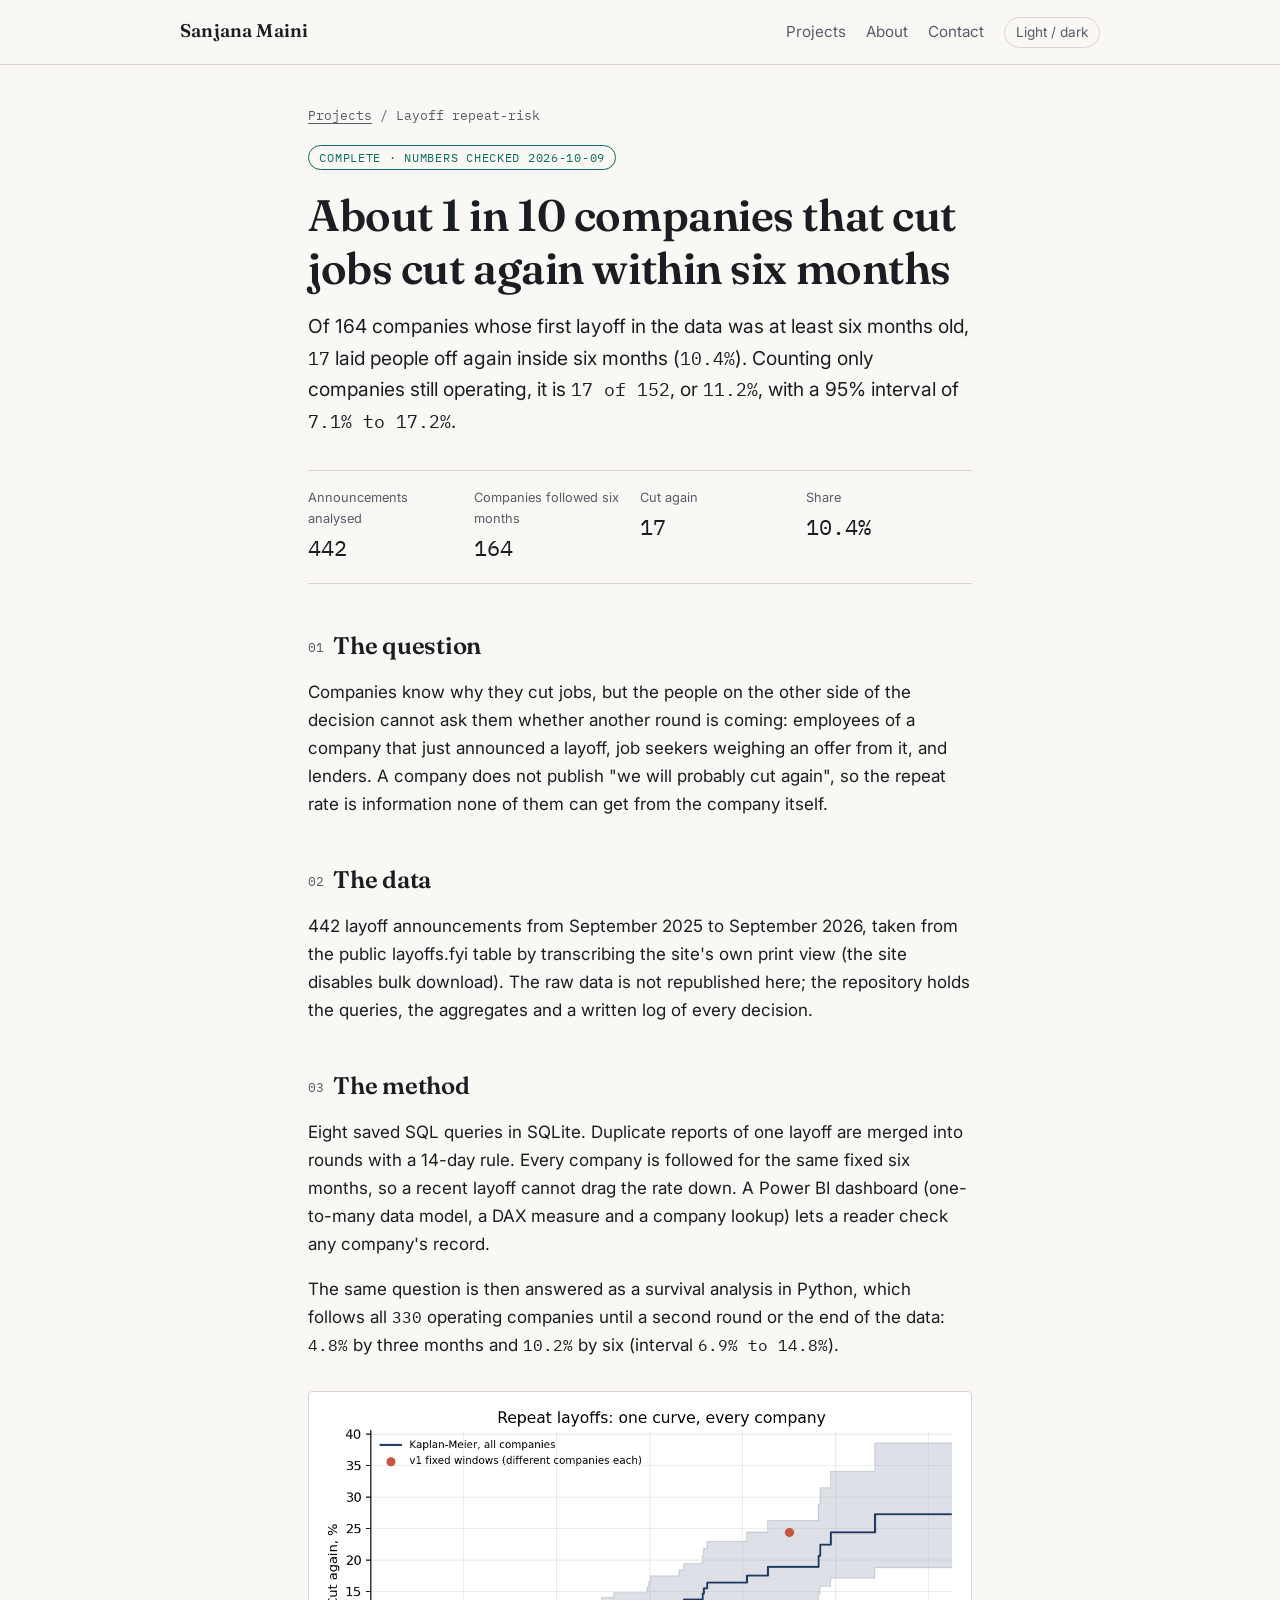
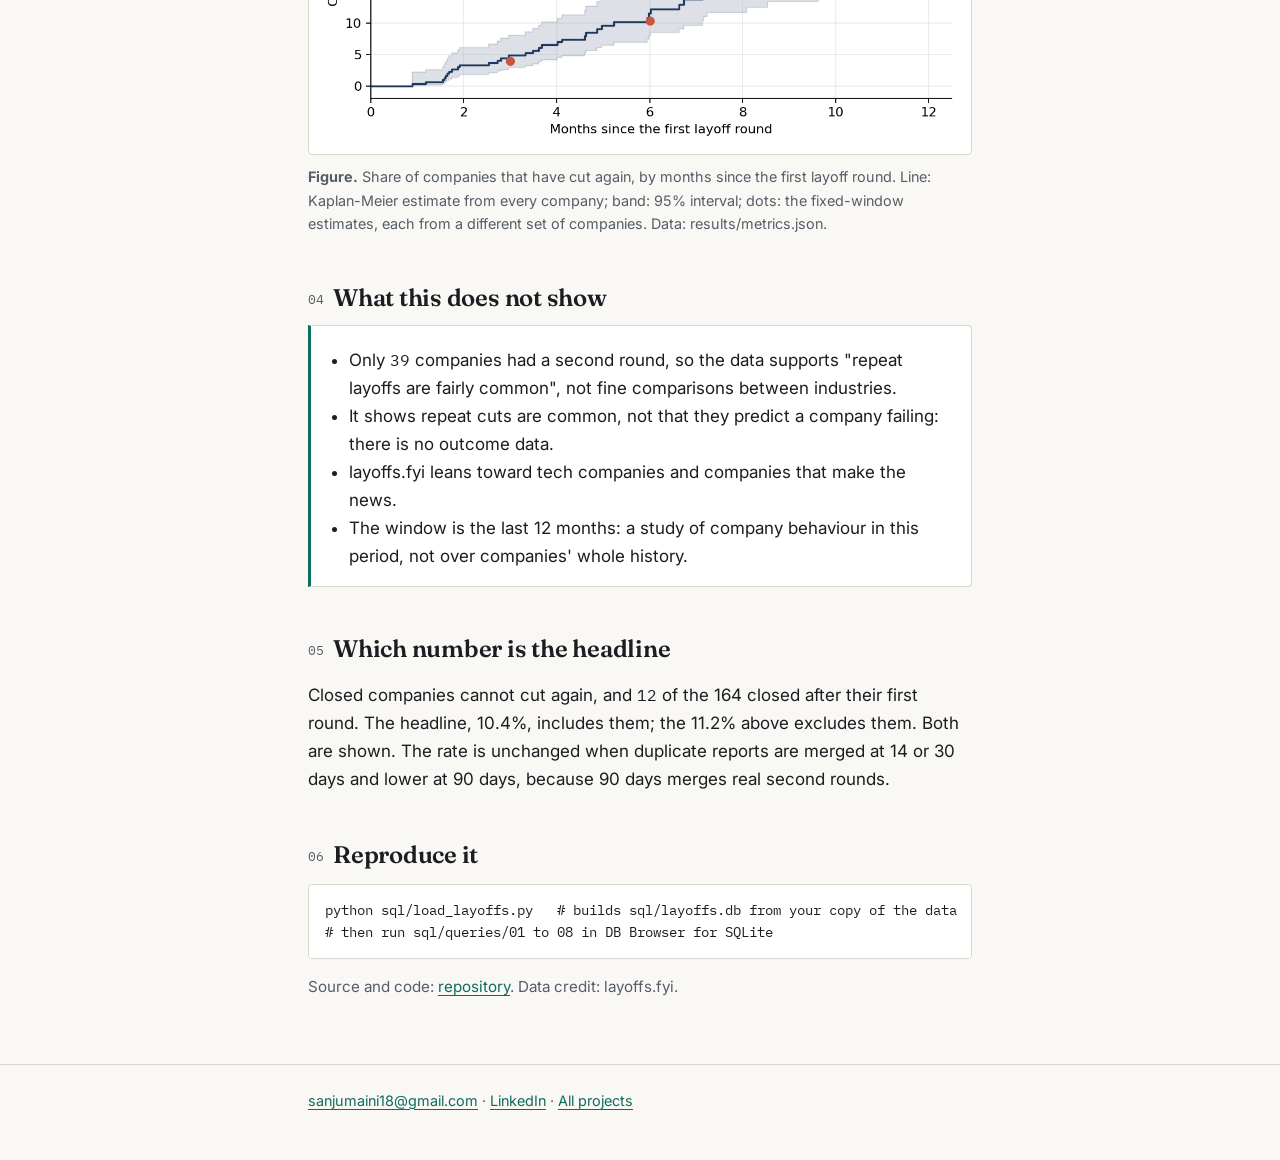
<file: layoff/index.html>
<!doctype html>
<html lang="en">
<head>
<meta charset="utf-8">
<meta name="viewport" content="width=device-width,initial-scale=1">
<title>About 1 in 10 companies that cut jobs cut again within six months | Sanjana Maini</title>
<meta name="description" content="17 of 164 companies that announced a layoff cut again within six months. SQL, Power BI and survival analysis on 442 announcements, with the limits stated.">
<link rel="canonical" href="https://sanjanamaini.github.io/layoff/">
<meta property="og:type" content="article">
<meta property="og:site_name" content="Sanjana Maini">
<meta property="og:title" content="About 1 in 10 companies that cut jobs cut again within six months | Sanjana Maini">
<meta property="og:description" content="17 of 164 companies that announced a layoff cut again within six months. SQL, Power BI and survival analysis on 442 announcements, with the limits stated.">
<meta property="og:url" content="https://sanjanamaini.github.io/layoff/">
<meta property="og:image" content="https://sanjanamaini.github.io/og/layoff.png">
<meta property="og:image:width" content="1200"><meta property="og:image:height" content="630">
<meta name="twitter:card" content="summary_large_image">
<meta name="theme-color" content="#FAF8F4">
<link rel="icon" href="data:image/svg+xml,%3Csvg xmlns='http://www.w3.org/2000/svg' viewBox='0 0 32 32'%3E%3Crect width='32' height='32' rx='6' fill='%230E6B60'/%3E%3Ctext x='16' y='22' font-family='Georgia,serif' font-size='18' font-weight='700' text-anchor='middle' fill='white'%3ESM%3C/text%3E%3C/svg%3E">
<link rel="preconnect" href="https://fonts.googleapis.com"><link rel="preconnect" href="https://fonts.gstatic.com" crossorigin>
<link href="https://fonts.googleapis.com/css2?family=Fraunces:opsz,wght@9..144,500;9..144,600&family=Inter:wght@400;500;600&family=IBM+Plex+Mono:wght@400;500&display=swap" rel="stylesheet">
<link rel="stylesheet" href="../assets/style.css">
<script async src="https://www.googletagmanager.com/gtag/js?id=G-26Z4TV16K4"></script>
<script>window.dataLayer=window.dataLayer||[];function gtag(){dataLayer.push(arguments)}gtag("js",new Date());var c={};try{var q=location.search;if(/[?&]me=1/.test(q))localStorage.setItem("sm_me","1");if(/[?&]me=0/.test(q))localStorage.removeItem("sm_me");if(localStorage.getItem("sm_me")==="1")c.traffic_type="internal"}catch(e){}gtag("config","G-26Z4TV16K4",c);</script>
</head>
<body>
<header class="site"><div class="wide">
  <a class="mark" href="../">Sanjana Maini</a>
  <nav aria-label="Main"><a href="../#projects">Projects</a><a href="../#about">About</a><a href="../#contact">Contact</a><button class="theme" type="button" id="t" aria-label="Switch light or dark mode">Light / dark</button></nav>
</div></header>
<main class="wrap">
  <p class="crumb"><a href="../#projects">Projects</a> / Layoff repeat-risk</p>
  <span class="status">Complete &middot; numbers checked 2026-10-09</span>
  <h1>About 1 in 10 companies that cut jobs cut again within six months</h1>
  <p class="standfirst">Of 164 companies whose first layoff in the data was at least six months old, <span class="num">17</span> laid people off again inside six months (<span class="num">10.4%</span>). Counting only companies still operating, it is <span class="num">17 of 152</span>, or <span class="num">11.2%</span>, with a 95% interval of <span class="num">7.1% to 17.2%</span>.</p>
  <dl class="facts">
    <div><dt>Announcements analysed</dt><dd>442</dd></div>
    <div><dt>Companies followed six months</dt><dd>164</dd></div>
    <div><dt>Cut again</dt><dd>17</dd></div>
    <div><dt>Share</dt><dd>10.4%</dd></div>
  </dl>
  <h2><span class="n">01</span>The question</h2>
  <p>Companies know why they cut jobs, but the people on the other side of the decision cannot ask them whether another round is coming: employees of a company that just announced a layoff, job seekers weighing an offer from it, and lenders. A company does not publish &quot;we will probably cut again&quot;, so the repeat rate is information none of them can get from the company itself.</p>
  <h2><span class="n">02</span>The data</h2>
  <p>442 layoff announcements from September 2025 to September 2026, taken from the public layoffs.fyi table by transcribing the site&#x27;s own print view (the site disables bulk download). The raw data is not republished here; the repository holds the queries, the aggregates and a written log of every decision.</p>
  <h2><span class="n">03</span>The method</h2>
  <p>Eight saved SQL queries in SQLite. Duplicate reports of one layoff are merged into rounds with a 14-day rule. Every company is followed for the same fixed six months, so a recent layoff cannot drag the rate down. A Power BI dashboard (one-to-many data model, a DAX measure and a company lookup) lets a reader check any company&#x27;s record.</p>
  <p>The same question is then answered as a survival analysis in Python, which follows all <span class="num">330</span> operating companies until a second round or the end of the data: <span class="num">4.8%</span> by three months and <span class="num">10.2%</span> by six (interval <span class="num">6.9% to 14.8%</span>).</p>
  <figure>
    <div class="plate"><img src="../assets/fig/layoff-km.png" width="1102" height="588" alt="Kaplan-Meier curve of the share of companies that cut again, rising from 0 to about 27 percent over 12 months, with the fixed-window estimates at 3, 6 and 9 months close to the curve."></div>
    <figcaption><strong>Figure.</strong> Share of companies that have cut again, by months since the first layoff round. Line: Kaplan-Meier estimate from every company; band: 95% interval; dots: the fixed-window estimates, each from a different set of companies. Data: results/metrics.json.</figcaption>
  </figure>
  <h2><span class="n">04</span>What this does not show</h2>
  <div class="limits"><ul>
    <li>Only <span class="num">39</span> companies had a second round, so the data supports &quot;repeat layoffs are fairly common&quot;, not fine comparisons between industries.</li>
    <li>It shows repeat cuts are common, not that they predict a company failing: there is no outcome data.</li>
    <li>layoffs.fyi leans toward tech companies and companies that make the news.</li>
    <li>The window is the last 12 months: a study of company behaviour in this period, not over companies&#x27; whole history.</li>
  </ul></div>
  <h2><span class="n">05</span>Which number is the headline</h2>
  <p>Closed companies cannot cut again, and <span class="num">12</span> of the 164 closed after their first round. The headline, 10.4%, includes them; the 11.2% above excludes them. Both are shown. The rate is unchanged when duplicate reports are merged at 14 or 30 days and lower at 90 days, because 90 days merges real second rounds.</p>
  <h2><span class="n">06</span>Reproduce it</h2>
  <pre>python sql/load_layoffs.py   # builds sql/layoffs.db from your copy of the data
# then run sql/queries/01 to 08 in DB Browser for SQLite</pre>
  <p class="note">Source and code: <a href="https://github.com/sanjanamaini/layoff-repeat-risk?utm_source=site&amp;utm_medium=project_page&amp;utm_campaign=layoff" data-track="repo" data-project="layoff">repository</a>.  Data credit: layoffs.fyi.</p>
</main>
<footer class="site"><div class="wrap">
  <a href="mailto:sanjumaini18@gmail.com" data-track="email">sanjumaini18@gmail.com</a> &middot;
  <a href="https://www.linkedin.com/in/sanjanamaini/" data-track="linkedin" rel="me">LinkedIn</a> &middot;
  <a href="../">All projects</a>
</div></footer>
<script src="../assets/site.js" defer></script>
</body></html>
</file>
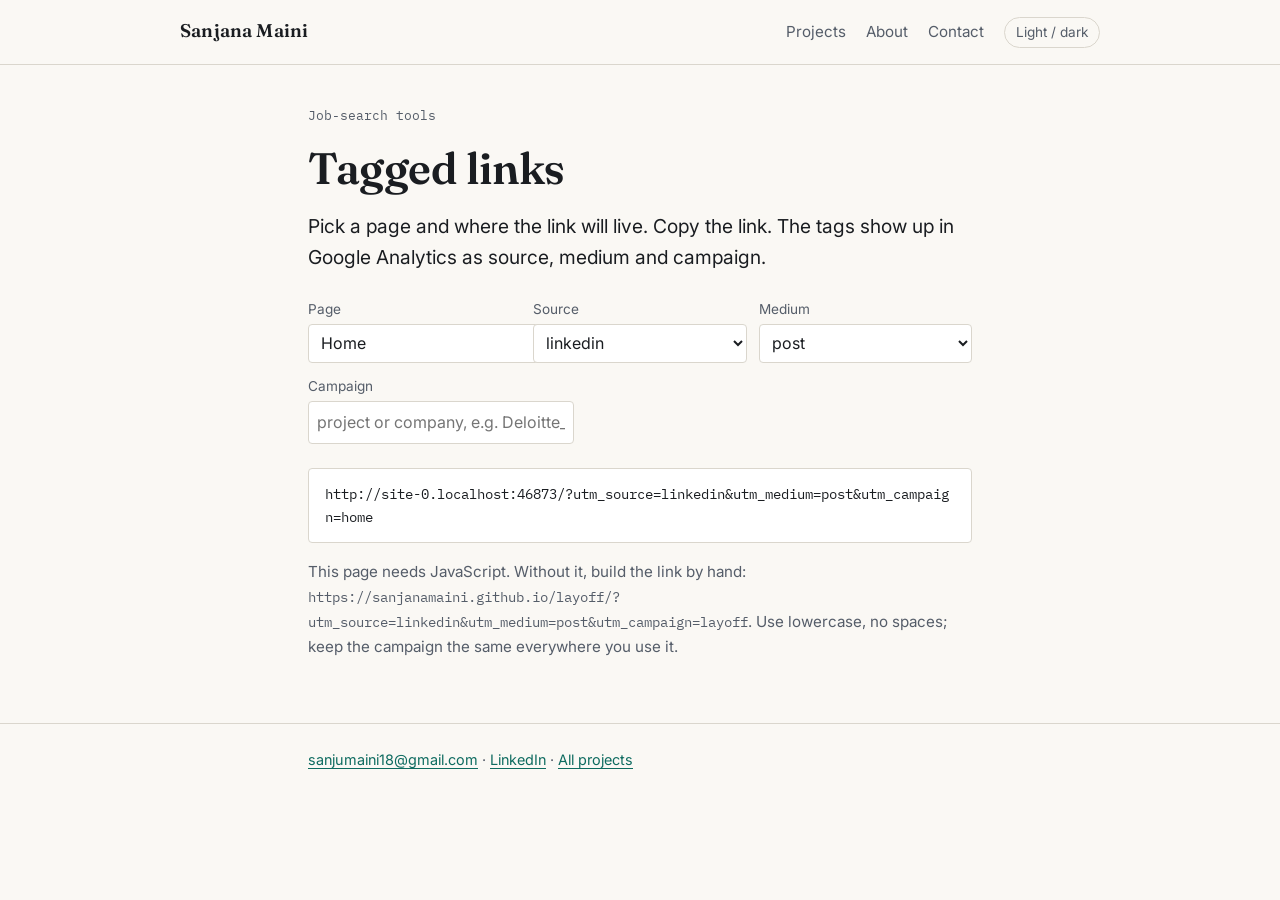
<file: links/index.html>
<!doctype html>
<html lang="en">
<head>
<meta charset="utf-8">
<meta name="viewport" content="width=device-width,initial-scale=1">
<title>Tagged links | Sanjana Maini</title>
<meta name="description" content="Link generator for the job search.">
<link rel="canonical" href="https://sanjanamaini.github.io/links/">
<meta property="og:type" content="website">
<meta property="og:site_name" content="Sanjana Maini">
<meta property="og:title" content="Tagged links | Sanjana Maini">
<meta property="og:description" content="Link generator for the job search.">
<meta property="og:url" content="https://sanjanamaini.github.io/links/">
<meta property="og:image" content="https://sanjanamaini.github.io/og/home.png">
<meta property="og:image:width" content="1200"><meta property="og:image:height" content="630">
<meta name="twitter:card" content="summary_large_image">
<meta name="robots" content="noindex">
<meta name="theme-color" content="#FAF8F4">
<link rel="icon" href="data:image/svg+xml,%3Csvg xmlns='http://www.w3.org/2000/svg' viewBox='0 0 32 32'%3E%3Crect width='32' height='32' rx='6' fill='%230E6B60'/%3E%3Ctext x='16' y='22' font-family='Georgia,serif' font-size='18' font-weight='700' text-anchor='middle' fill='white'%3ESM%3C/text%3E%3C/svg%3E">
<link rel="preconnect" href="https://fonts.googleapis.com"><link rel="preconnect" href="https://fonts.gstatic.com" crossorigin>
<link href="https://fonts.googleapis.com/css2?family=Fraunces:opsz,wght@9..144,500;9..144,600&family=Inter:wght@400;500;600&family=IBM+Plex+Mono:wght@400;500&display=swap" rel="stylesheet">
<link rel="stylesheet" href="../assets/style.css">
<script async src="https://www.googletagmanager.com/gtag/js?id=G-26Z4TV16K4"></script>
<script>window.dataLayer=window.dataLayer||[];function gtag(){dataLayer.push(arguments)}gtag("js",new Date());var c={};try{var q=location.search;if(/[?&]me=1/.test(q))localStorage.setItem("sm_me","1");if(/[?&]me=0/.test(q))localStorage.removeItem("sm_me");if(localStorage.getItem("sm_me")==="1")c.traffic_type="internal"}catch(e){}gtag("config","G-26Z4TV16K4",c);</script>
</head>
<body>
<header class="site"><div class="wide">
  <a class="mark" href="../">Sanjana Maini</a>
  <nav aria-label="Main"><a href="../#projects">Projects</a><a href="../#about">About</a><a href="../#contact">Contact</a><button class="theme" type="button" id="t" aria-label="Switch light or dark mode">Light / dark</button></nav>
</div></header>
<main class="wrap">
  <p class="crumb">Job-search tools</p>
  <h1>Tagged links</h1>
  <p class="standfirst">Pick a page and where the link will live. Copy the link. The tags show up in Google Analytics as source, medium and campaign.</p>
  <form id="lg" class="lg" onsubmit="return false">
    <label>Page <select id="pg"></select></label>
    <label>Source <select id="src"><option>linkedin</option><option>resume</option><option>cover_letter</option><option>email</option><option>whatsapp</option><option>other</option></select></label>
    <label>Medium <select id="med"><option>post</option><option>profile</option><option>featured</option><option>message</option><option>pdf</option><option>application</option></select></label>
    <label>Campaign <input id="cmp" placeholder="project or company, e.g. Deloitte_Sales-Analytics"></label>
  </form>
  <pre id="out" aria-live="polite">https://sanjanamaini.github.io/</pre>
  <p class="note">This page needs JavaScript. Without it, build the link by hand: <code>https://sanjanamaini.github.io/layoff/?utm_source=linkedin&amp;utm_medium=post&amp;utm_campaign=layoff</code>. Use lowercase, no spaces; keep the campaign the same everywhere you use it.</p>
</main>
<script>var PAGES=[{"slug": "indigo", "name": "When IndiGo broke"}, {"slug": "layoff", "name": "Layoff repeat-risk"}, {"slug": "retail", "name": "Retail revenue and customer value"}, {"slug": "withdrawal", "name": "Student withdrawal early warning"}, {"slug": "fraud", "name": "Credit card fraud: from classification to decision"}, {"slug": "pilot", "name": "Pilot"}];</script>
<script src="../assets/links.js" defer></script>
<footer class="site"><div class="wrap">
  <a href="mailto:sanjumaini18@gmail.com" data-track="email">sanjumaini18@gmail.com</a> &middot;
  <a href="https://www.linkedin.com/in/sanjanamaini/" data-track="linkedin" rel="me">LinkedIn</a> &middot;
  <a href="../">All projects</a>
</div></footer>
<script src="../assets/site.js" defer></script>
</body></html>
</file>
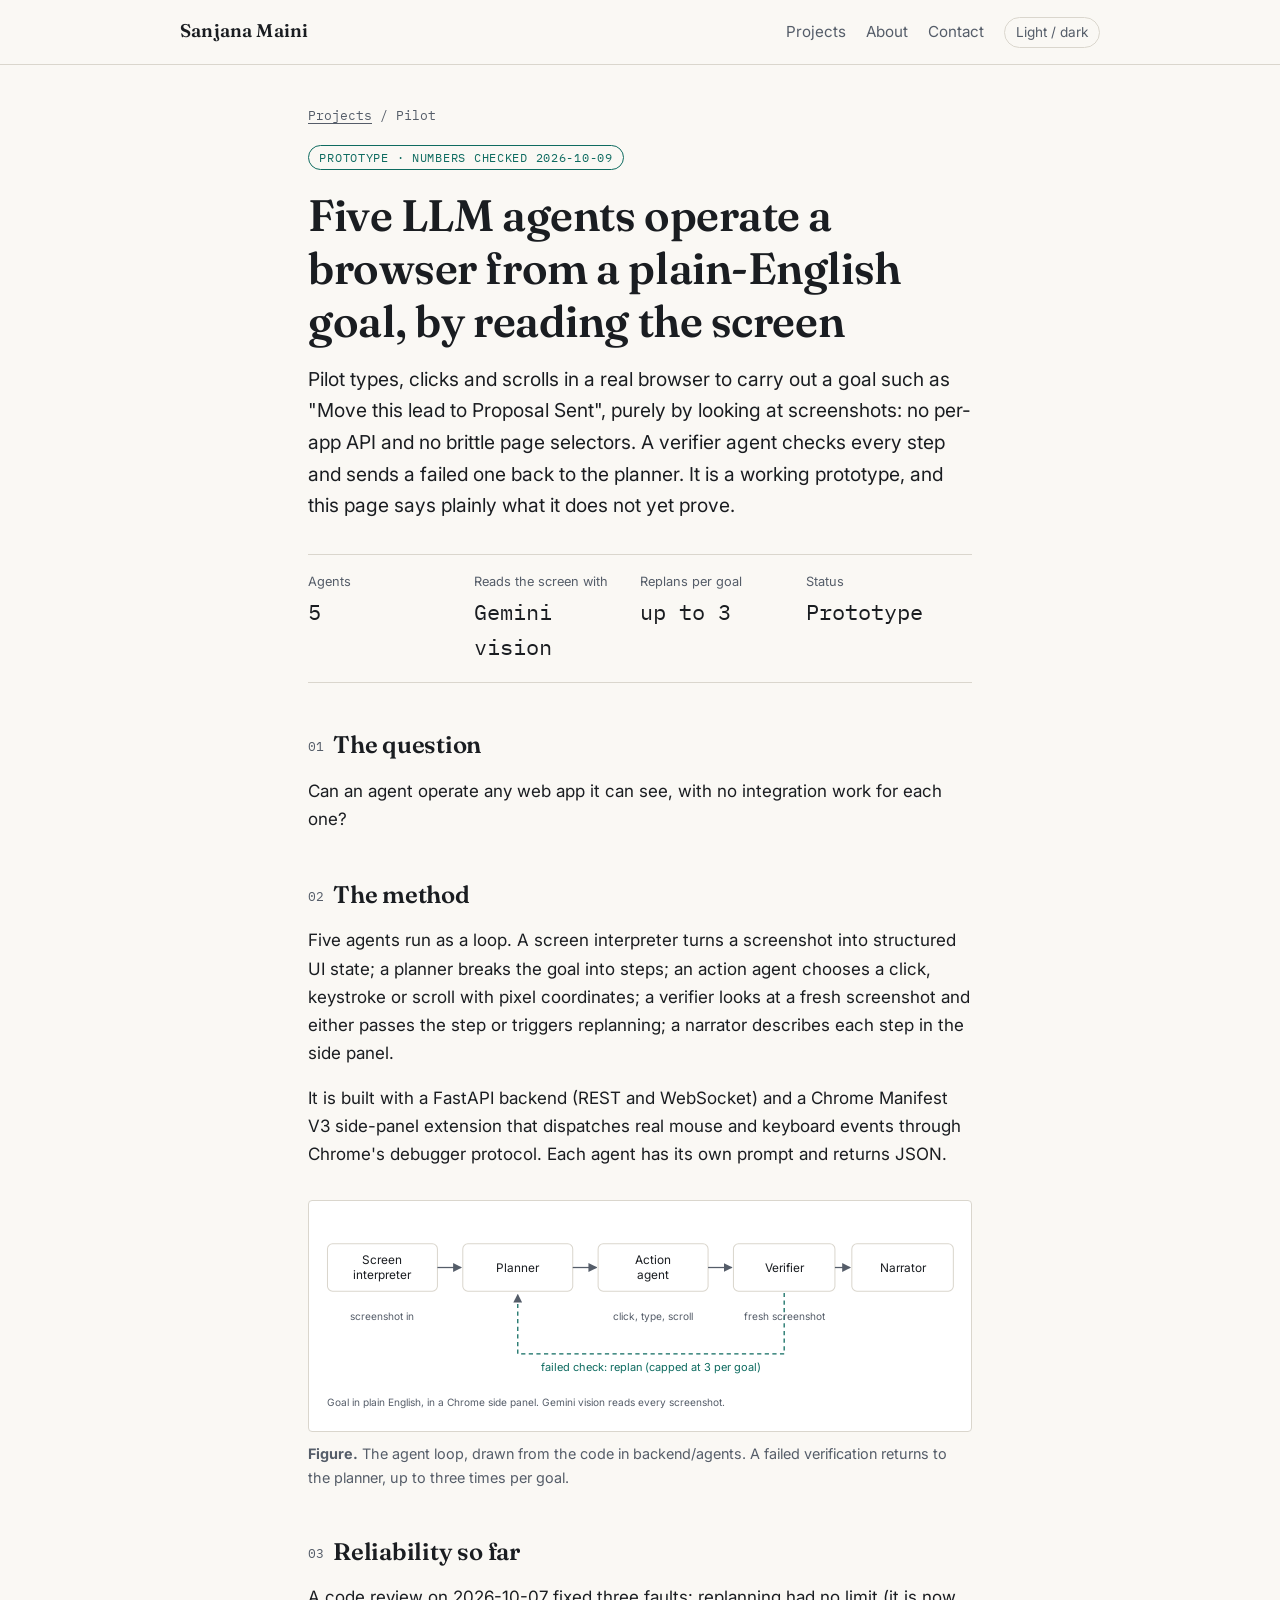
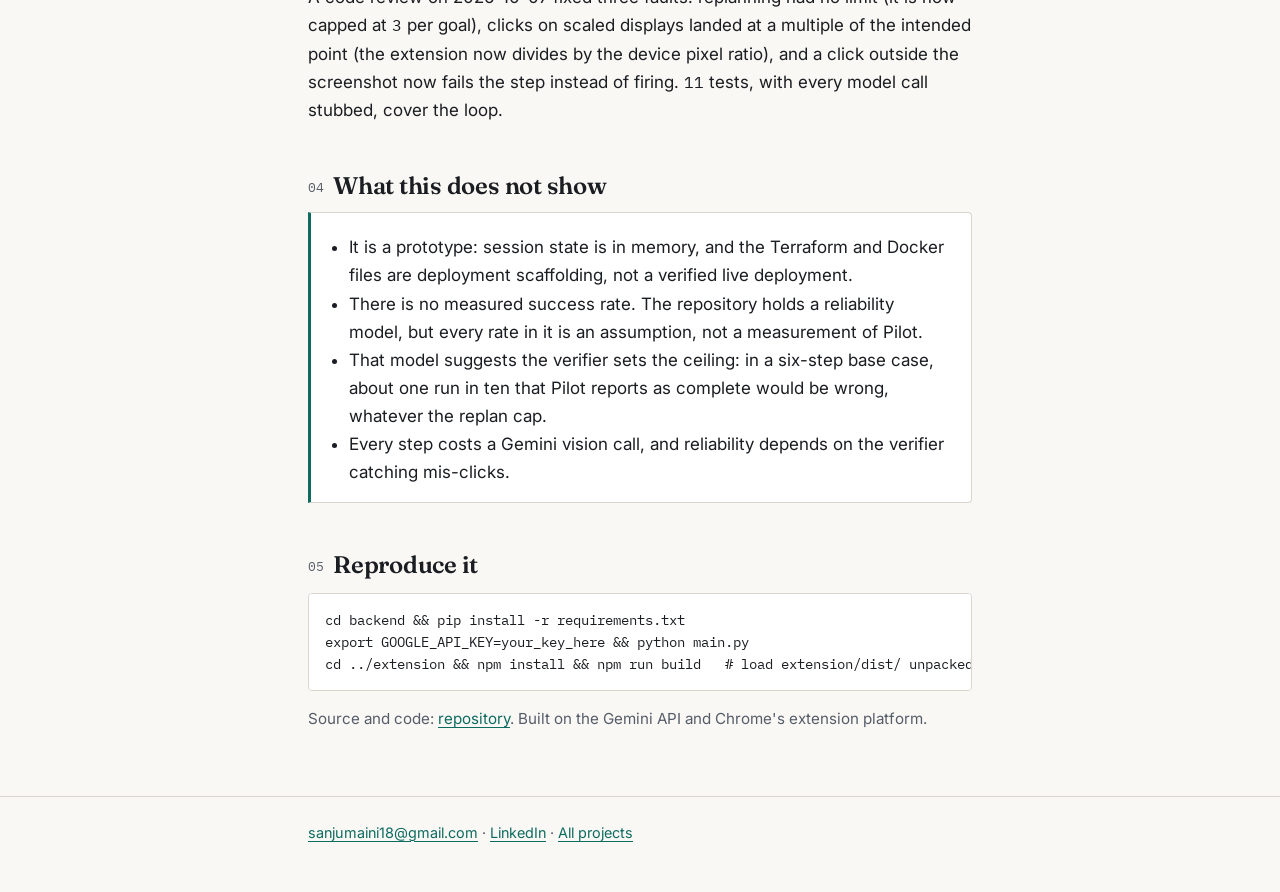
<file: pilot/index.html>
<!doctype html>
<html lang="en">
<head>
<meta charset="utf-8">
<meta name="viewport" content="width=device-width,initial-scale=1">
<title>Five LLM agents operate a browser from a plain-English goal, by reading the screen | Sanjana Maini</title>
<meta name="description" content="Pilot is a working prototype: five Gemini-powered agents that carry out a goal in a real browser by looking at screenshots, with a verifier that triggers replanning.">
<link rel="canonical" href="https://sanjanamaini.github.io/pilot/">
<meta property="og:type" content="article">
<meta property="og:site_name" content="Sanjana Maini">
<meta property="og:title" content="Five LLM agents operate a browser from a plain-English goal, by reading the screen | Sanjana Maini">
<meta property="og:description" content="Pilot is a working prototype: five Gemini-powered agents that carry out a goal in a real browser by looking at screenshots, with a verifier that triggers replanning.">
<meta property="og:url" content="https://sanjanamaini.github.io/pilot/">
<meta property="og:image" content="https://sanjanamaini.github.io/og/pilot.png">
<meta property="og:image:width" content="1200"><meta property="og:image:height" content="630">
<meta name="twitter:card" content="summary_large_image">
<meta name="theme-color" content="#FAF8F4">
<link rel="icon" href="data:image/svg+xml,%3Csvg xmlns='http://www.w3.org/2000/svg' viewBox='0 0 32 32'%3E%3Crect width='32' height='32' rx='6' fill='%230E6B60'/%3E%3Ctext x='16' y='22' font-family='Georgia,serif' font-size='18' font-weight='700' text-anchor='middle' fill='white'%3ESM%3C/text%3E%3C/svg%3E">
<link rel="preconnect" href="https://fonts.googleapis.com"><link rel="preconnect" href="https://fonts.gstatic.com" crossorigin>
<link href="https://fonts.googleapis.com/css2?family=Fraunces:opsz,wght@9..144,500;9..144,600&family=Inter:wght@400;500;600&family=IBM+Plex+Mono:wght@400;500&display=swap" rel="stylesheet">
<link rel="stylesheet" href="../assets/style.css">
<script async src="https://www.googletagmanager.com/gtag/js?id=G-26Z4TV16K4"></script>
<script>window.dataLayer=window.dataLayer||[];function gtag(){dataLayer.push(arguments)}gtag("js",new Date());var c={};try{var q=location.search;if(/[?&]me=1/.test(q))localStorage.setItem("sm_me","1");if(/[?&]me=0/.test(q))localStorage.removeItem("sm_me");if(localStorage.getItem("sm_me")==="1")c.traffic_type="internal"}catch(e){}gtag("config","G-26Z4TV16K4",c);</script>
</head>
<body>
<header class="site"><div class="wide">
  <a class="mark" href="../">Sanjana Maini</a>
  <nav aria-label="Main"><a href="../#projects">Projects</a><a href="../#about">About</a><a href="../#contact">Contact</a><button class="theme" type="button" id="t" aria-label="Switch light or dark mode">Light / dark</button></nav>
</div></header>
<main class="wrap">
  <p class="crumb"><a href="../#projects">Projects</a> / Pilot</p>
  <span class="status">Prototype &middot; numbers checked 2026-10-09</span>
  <h1>Five LLM agents operate a browser from a plain-English goal, by reading the screen</h1>
  <p class="standfirst">Pilot types, clicks and scrolls in a real browser to carry out a goal such as &quot;Move this lead to Proposal Sent&quot;, purely by looking at screenshots: no per-app API and no brittle page selectors. A verifier agent checks every step and sends a failed one back to the planner. It is a working prototype, and this page says plainly what it does not yet prove.</p>
  <dl class="facts">
    <div><dt>Agents</dt><dd>5</dd></div>
    <div><dt>Reads the screen with</dt><dd>Gemini vision</dd></div>
    <div><dt>Replans per goal</dt><dd>up to 3</dd></div>
    <div><dt>Status</dt><dd>Prototype</dd></div>
  </dl>
  <h2><span class="n">01</span>The question</h2>
  <p>Can an agent operate any web app it can see, with no integration work for each one?</p>
  <h2><span class="n">02</span>The method</h2>
  <p>Five agents run as a loop. A screen interpreter turns a screenshot into structured UI state; a planner breaks the goal into steps; an action agent chooses a click, keystroke or scroll with pixel coordinates; a verifier looks at a fresh screenshot and either passes the step or triggers replanning; a narrator describes each step in the side panel.</p>
  <p>It is built with a FastAPI backend (REST and WebSocket) and a Chrome Manifest V3 side-panel extension that dispatches real mouse and keyboard events through Chrome&#x27;s debugger protocol. Each agent has its own prompt and returns JSON.</p>
  <figure>
    <div class="plate diagram-plate"><svg viewBox="0 0 760 250" role="img" aria-labelledby="pt pd" class="diagram">
<title id="pt">The Pilot agent loop</title>
<desc id="pd">A goal and a screenshot go to a screen interpreter, then a planner, then an action agent that acts in the browser; a verifier checks a fresh screenshot and either sends the run back to the planner or on to the narrator.</desc>
<defs><marker id="ar" viewBox="0 0 10 10" refX="9" refY="5" markerWidth="7" markerHeight="7" orient="auto-start-reverse"><path d="M0 0L10 5L0 10z" fill="var(--muted)"/></marker></defs>
<g font-family="var(--sans)" font-size="14" fill="var(--ink)">
<g stroke="var(--rule)" fill="var(--surface)" stroke-width="1.2">
<rect x="10" y="40" width="130" height="56" rx="6"/><rect x="170" y="40" width="130" height="56" rx="6"/>
<rect x="330" y="40" width="130" height="56" rx="6"/><rect x="490" y="40" width="120" height="56" rx="6"/>
<rect x="630" y="40" width="120" height="56" rx="6"/></g>
<g text-anchor="middle"><text x="75" y="64">Screen</text><text x="75" y="82">interpreter</text>
<text x="235" y="73">Planner</text><text x="395" y="64">Action</text><text x="395" y="82">agent</text>
<text x="550" y="73">Verifier</text><text x="690" y="73">Narrator</text></g>
<g stroke="var(--muted)" stroke-width="1.5" fill="none" marker-end="url(#ar)">
<path d="M140 68H168"/><path d="M300 68H328"/><path d="M460 68H488"/><path d="M610 68H628"/></g>
<path d="M550 98V170H235V100" stroke="var(--accent)" stroke-width="1.5" fill="none" marker-end="url(#ar)" stroke-dasharray="5 4"/>
<text x="392" y="190" text-anchor="middle" fill="var(--accent)" font-size="13">failed check: replan (capped at 3 per goal)</text>
<text x="75" y="130" text-anchor="middle" fill="var(--muted)" font-size="12">screenshot in</text>
<text x="395" y="130" text-anchor="middle" fill="var(--muted)" font-size="12">click, type, scroll</text>
<text x="550" y="130" text-anchor="middle" fill="var(--muted)" font-size="12">fresh screenshot</text>
<text x="10" y="232" fill="var(--muted)" font-size="12">Goal in plain English, in a Chrome side panel. Gemini vision reads every screenshot.</text>
</g></svg></div>
    <figcaption><strong>Figure.</strong> The agent loop, drawn from the code in backend/agents. A failed verification returns to the planner, up to three times per goal.</figcaption>
  </figure>
  <h2><span class="n">03</span>Reliability so far</h2>
  <p>A code review on 2026-10-07 fixed three faults: replanning had no limit (it is now capped at <span class="num">3</span> per goal), clicks on scaled displays landed at a multiple of the intended point (the extension now divides by the device pixel ratio), and a click outside the screenshot now fails the step instead of firing. <span class="num">11</span> tests, with every model call stubbed, cover the loop.</p>
  <h2><span class="n">04</span>What this does not show</h2>
  <div class="limits"><ul>
    <li>It is a prototype: session state is in memory, and the Terraform and Docker files are deployment scaffolding, not a verified live deployment.</li>
    <li>There is no measured success rate. The repository holds a reliability model, but every rate in it is an assumption, not a measurement of Pilot.</li>
    <li>That model suggests the verifier sets the ceiling: in a six-step base case, about one run in ten that Pilot reports as complete would be wrong, whatever the replan cap.</li>
    <li>Every step costs a Gemini vision call, and reliability depends on the verifier catching mis-clicks.</li>
  </ul></div>
  <h2><span class="n">05</span>Reproduce it</h2>
  <pre>cd backend &amp;&amp; pip install -r requirements.txt
export GOOGLE_API_KEY=your_key_here &amp;&amp; python main.py
cd ../extension &amp;&amp; npm install &amp;&amp; npm run build   # load extension/dist/ unpacked in Chrome</pre>
  <p class="note">Source and code: <a href="https://github.com/sanjanamaini/Pilot-Visual-Workflow-Agent?utm_source=site&amp;utm_medium=project_page&amp;utm_campaign=pilot" data-track="repo" data-project="pilot">repository</a>.  Built on the Gemini API and Chrome&#x27;s extension platform.</p>
</main>
<footer class="site"><div class="wrap">
  <a href="mailto:sanjumaini18@gmail.com" data-track="email">sanjumaini18@gmail.com</a> &middot;
  <a href="https://www.linkedin.com/in/sanjanamaini/" data-track="linkedin" rel="me">LinkedIn</a> &middot;
  <a href="../">All projects</a>
</div></footer>
<script src="../assets/site.js" defer></script>
</body></html>
</file>
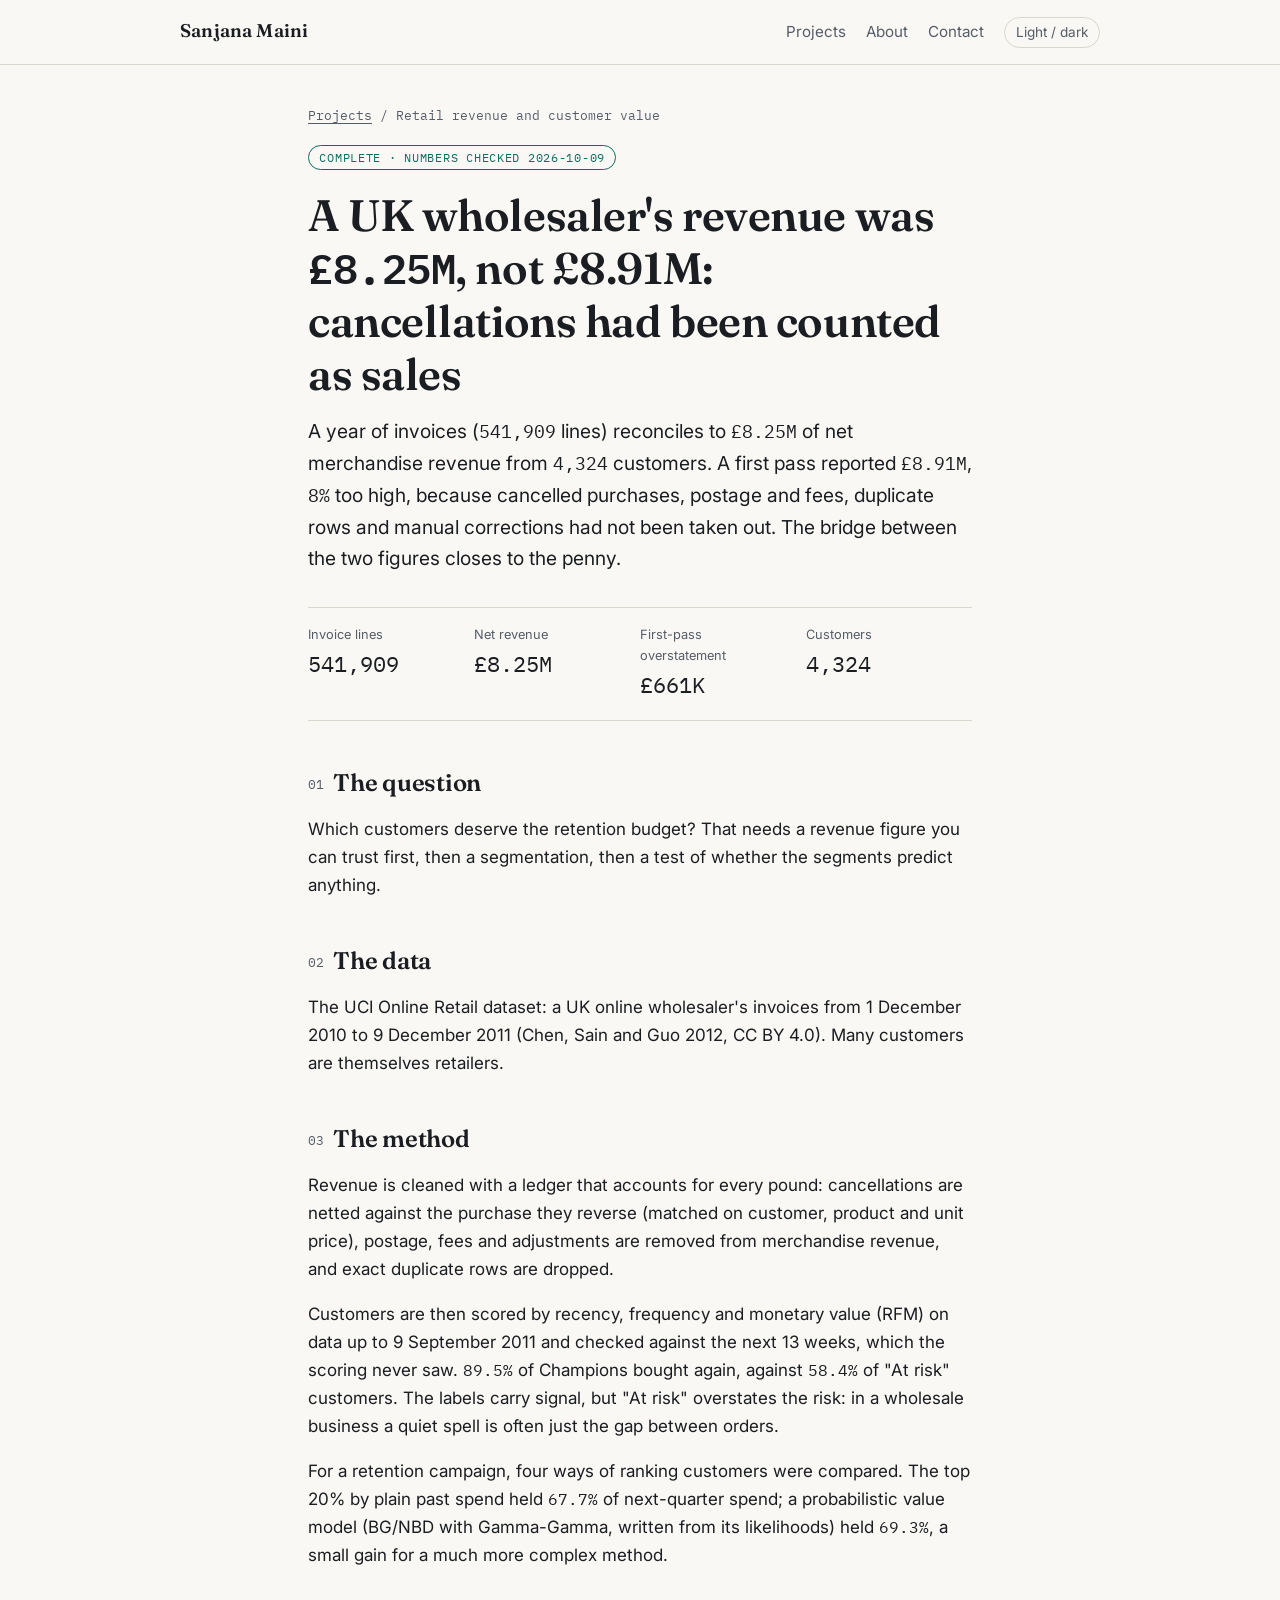
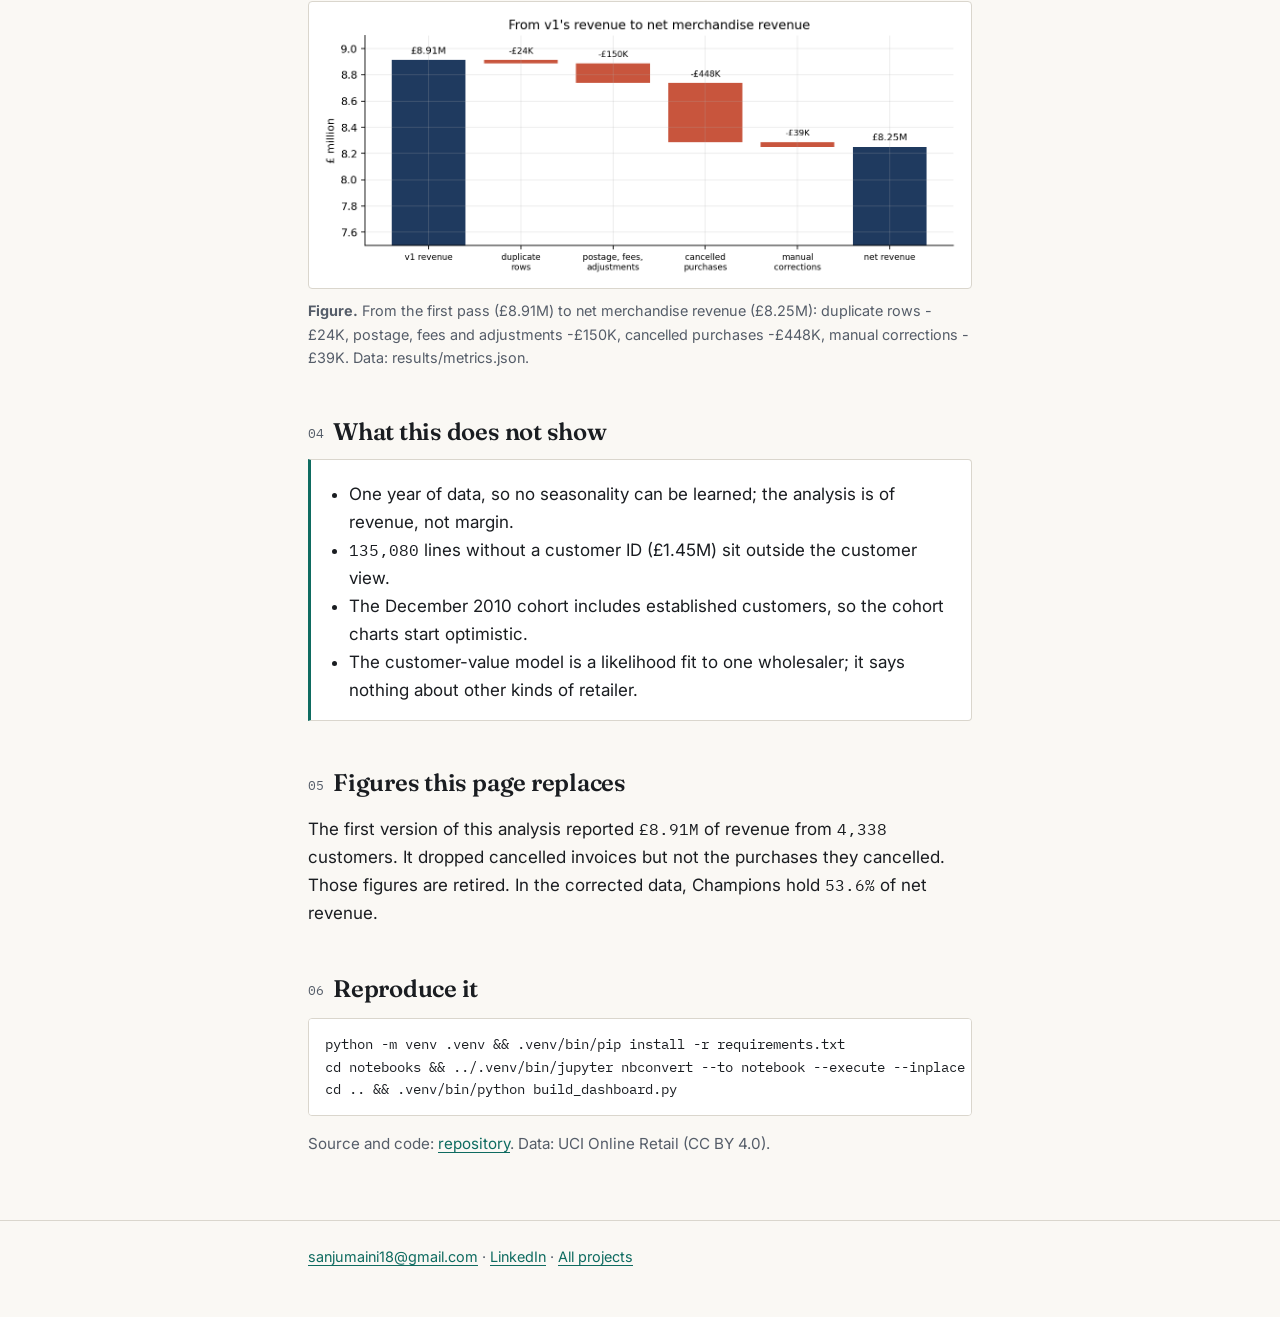
<file: retail/index.html>
<!doctype html>
<html lang="en">
<head>
<meta charset="utf-8">
<meta name="viewport" content="width=device-width,initial-scale=1">
<title>A UK wholesaler&#x27;s revenue was £8.25M, not £8.91M: cancellations had been counted as sales | Sanjana Maini</title>
<meta name="description" content="541,909 invoice lines reconciled to 8.25M GBP of net revenue, RFM segments tested on the next quarter, and a ranking contest for retention targeting.">
<link rel="canonical" href="https://sanjanamaini.github.io/retail/">
<meta property="og:type" content="article">
<meta property="og:site_name" content="Sanjana Maini">
<meta property="og:title" content="A UK wholesaler&#x27;s revenue was £8.25M, not £8.91M: cancellations had been counted as sales | Sanjana Maini">
<meta property="og:description" content="541,909 invoice lines reconciled to 8.25M GBP of net revenue, RFM segments tested on the next quarter, and a ranking contest for retention targeting.">
<meta property="og:url" content="https://sanjanamaini.github.io/retail/">
<meta property="og:image" content="https://sanjanamaini.github.io/og/retail.png">
<meta property="og:image:width" content="1200"><meta property="og:image:height" content="630">
<meta name="twitter:card" content="summary_large_image">
<meta name="theme-color" content="#FAF8F4">
<link rel="icon" href="data:image/svg+xml,%3Csvg xmlns='http://www.w3.org/2000/svg' viewBox='0 0 32 32'%3E%3Crect width='32' height='32' rx='6' fill='%230E6B60'/%3E%3Ctext x='16' y='22' font-family='Georgia,serif' font-size='18' font-weight='700' text-anchor='middle' fill='white'%3ESM%3C/text%3E%3C/svg%3E">
<link rel="preconnect" href="https://fonts.googleapis.com"><link rel="preconnect" href="https://fonts.gstatic.com" crossorigin>
<link href="https://fonts.googleapis.com/css2?family=Fraunces:opsz,wght@9..144,500;9..144,600&family=Inter:wght@400;500;600&family=IBM+Plex+Mono:wght@400;500&display=swap" rel="stylesheet">
<link rel="stylesheet" href="../assets/style.css">
<script async src="https://www.googletagmanager.com/gtag/js?id=G-26Z4TV16K4"></script>
<script>window.dataLayer=window.dataLayer||[];function gtag(){dataLayer.push(arguments)}gtag("js",new Date());var c={};try{var q=location.search;if(/[?&]me=1/.test(q))localStorage.setItem("sm_me","1");if(/[?&]me=0/.test(q))localStorage.removeItem("sm_me");if(localStorage.getItem("sm_me")==="1")c.traffic_type="internal"}catch(e){}gtag("config","G-26Z4TV16K4",c);</script>
</head>
<body>
<header class="site"><div class="wide">
  <a class="mark" href="../">Sanjana Maini</a>
  <nav aria-label="Main"><a href="../#projects">Projects</a><a href="../#about">About</a><a href="../#contact">Contact</a><button class="theme" type="button" id="t" aria-label="Switch light or dark mode">Light / dark</button></nav>
</div></header>
<main class="wrap">
  <p class="crumb"><a href="../#projects">Projects</a> / Retail revenue and customer value</p>
  <span class="status">Complete &middot; numbers checked 2026-10-09</span>
  <h1>A UK wholesaler&#x27;s revenue was <span class="num">£8.25M</span>, not £8.91M: cancellations had been counted as sales</h1>
  <p class="standfirst">A year of invoices (<span class="num">541,909</span> lines) reconciles to <span class="num">£8.25M</span> of net merchandise revenue from <span class="num">4,324</span> customers. A first pass reported <span class="num">£8.91M</span>, <span class="num">8%</span> too high, because cancelled purchases, postage and fees, duplicate rows and manual corrections had not been taken out. The bridge between the two figures closes to the penny.</p>
  <dl class="facts">
    <div><dt>Invoice lines</dt><dd>541,909</dd></div>
    <div><dt>Net revenue</dt><dd>£8.25M</dd></div>
    <div><dt>First-pass overstatement</dt><dd>£661K</dd></div>
    <div><dt>Customers</dt><dd>4,324</dd></div>
  </dl>
  <h2><span class="n">01</span>The question</h2>
  <p>Which customers deserve the retention budget? That needs a revenue figure you can trust first, then a segmentation, then a test of whether the segments predict anything.</p>
  <h2><span class="n">02</span>The data</h2>
  <p>The UCI Online Retail dataset: a UK online wholesaler&#x27;s invoices from 1 December 2010 to 9 December 2011 (Chen, Sain and Guo 2012, CC BY 4.0). Many customers are themselves retailers.</p>
  <h2><span class="n">03</span>The method</h2>
  <p>Revenue is cleaned with a ledger that accounts for every pound: cancellations are netted against the purchase they reverse (matched on customer, product and unit price), postage, fees and adjustments are removed from merchandise revenue, and exact duplicate rows are dropped.</p>
  <p>Customers are then scored by recency, frequency and monetary value (RFM) on data up to 9 September 2011 and checked against the next 13 weeks, which the scoring never saw. <span class="num">89.5%</span> of Champions bought again, against <span class="num">58.4%</span> of &quot;At risk&quot; customers. The labels carry signal, but &quot;At risk&quot; overstates the risk: in a wholesale business a quiet spell is often just the gap between orders.</p>
  <p>For a retention campaign, four ways of ranking customers were compared. The top 20% by plain past spend held <span class="num">67.7%</span> of next-quarter spend; a probabilistic value model (BG/NBD with Gamma-Gamma, written from its likelihoods) held <span class="num">69.3%</span>, a small gain for a much more complex method.</p>
  <figure>
    <div class="plate"><img src="../assets/fig/retail-waterfall.png" width="1342" height="557" alt="Waterfall chart from the first-pass revenue of 8.91 million pounds down to net revenue of 8.25 million, removing duplicates, postage and fees, cancelled purchases and manual corrections."></div>
    <figcaption><strong>Figure.</strong> From the first pass (£8.91M) to net merchandise revenue (£8.25M): duplicate rows -£24K, postage, fees and adjustments -£150K, cancelled purchases -£448K, manual corrections -£39K. Data: results/metrics.json.</figcaption>
  </figure>
  <h2><span class="n">04</span>What this does not show</h2>
  <div class="limits"><ul>
    <li>One year of data, so no seasonality can be learned; the analysis is of revenue, not margin.</li>
    <li><span class="num">135,080</span> lines without a customer ID (£1.45M) sit outside the customer view.</li>
    <li>The December 2010 cohort includes established customers, so the cohort charts start optimistic.</li>
    <li>The customer-value model is a likelihood fit to one wholesaler; it says nothing about other kinds of retailer.</li>
  </ul></div>
  <h2><span class="n">05</span>Figures this page replaces</h2>
  <p>The first version of this analysis reported <span class="num">£8.91M</span> of revenue from <span class="num">4,338</span> customers. It dropped cancelled invoices but not the purchases they cancelled. Those figures are retired. In the corrected data, Champions hold <span class="num">53.6%</span> of net revenue.</p>
  <h2><span class="n">06</span>Reproduce it</h2>
  <pre>python -m venv .venv &amp;&amp; .venv/bin/pip install -r requirements.txt
cd notebooks &amp;&amp; ../.venv/bin/jupyter nbconvert --to notebook --execute --inplace customer_value.ipynb
cd .. &amp;&amp; .venv/bin/python build_dashboard.py</pre>
  <p class="note">Source and code: <a href="https://github.com/sanjanamaini/business-kpi-dashboard?utm_source=site&amp;utm_medium=project_page&amp;utm_campaign=retail" data-track="repo" data-project="retail">repository</a>.  Data: UCI Online Retail (CC BY 4.0).</p>
</main>
<footer class="site"><div class="wrap">
  <a href="mailto:sanjumaini18@gmail.com" data-track="email">sanjumaini18@gmail.com</a> &middot;
  <a href="https://www.linkedin.com/in/sanjanamaini/" data-track="linkedin" rel="me">LinkedIn</a> &middot;
  <a href="../">All projects</a>
</div></footer>
<script src="../assets/site.js" defer></script>
</body></html>
</file>
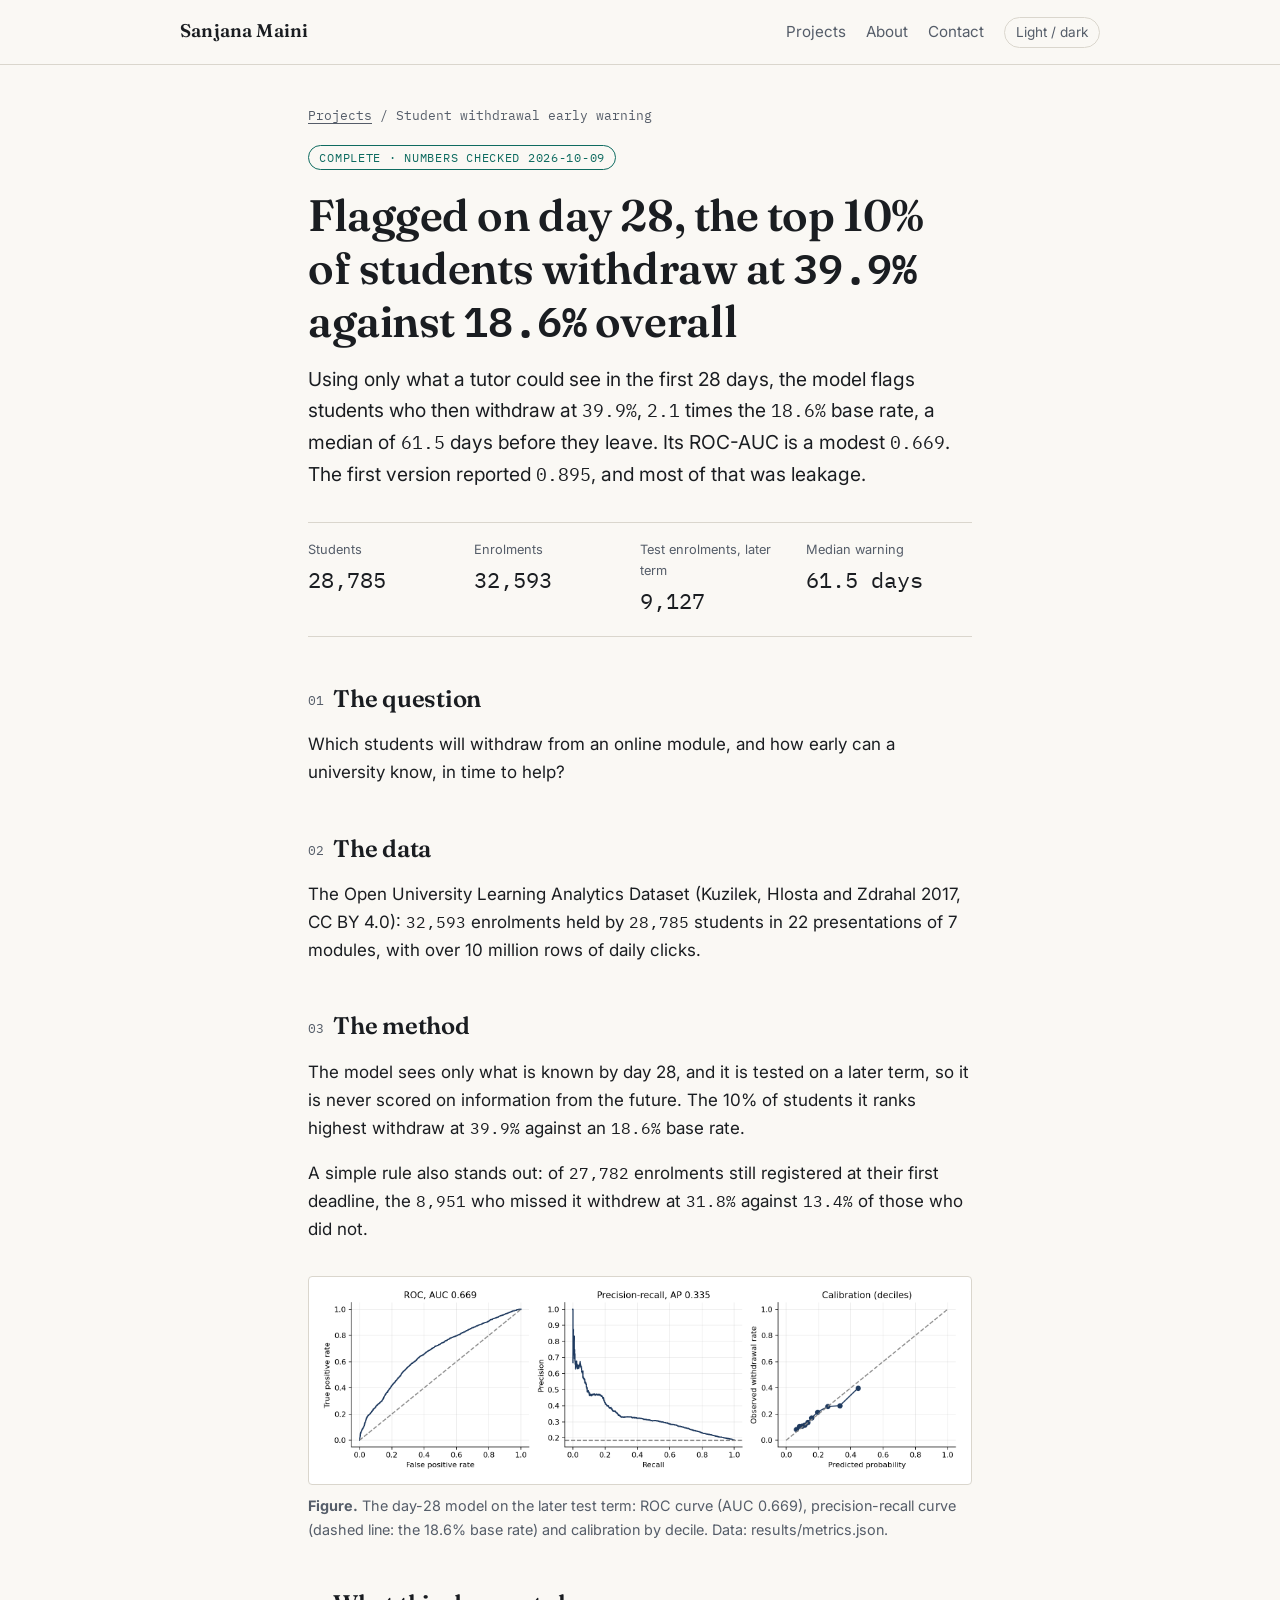
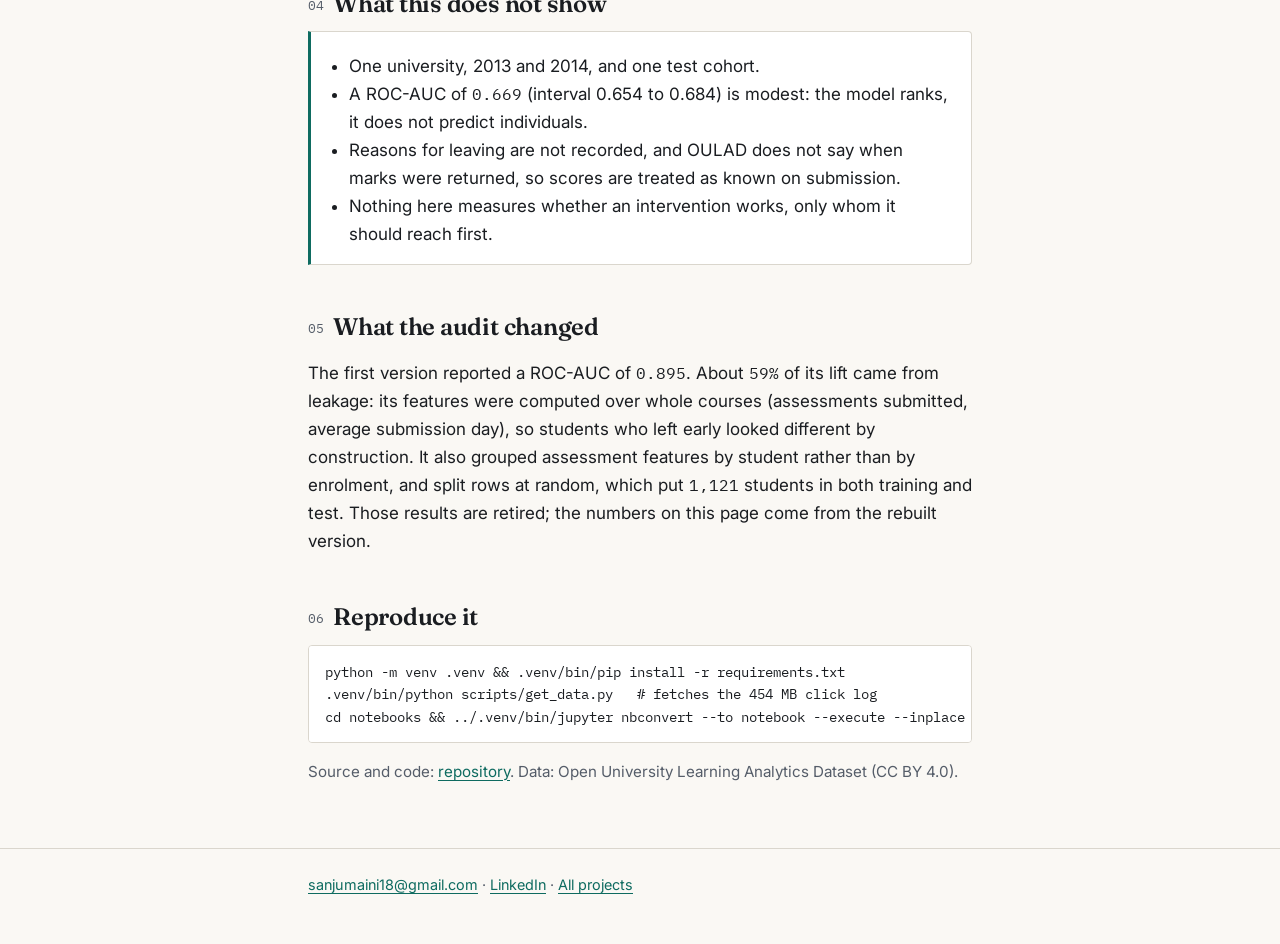
<file: withdrawal/index.html>
<!doctype html>
<html lang="en">
<head>
<meta charset="utf-8">
<meta name="viewport" content="width=device-width,initial-scale=1">
<title>Flagged on day 28, the top 10% of students withdraw at 39.9% against 18.6% overall | Sanjana Maini</title>
<meta name="description" content="A day-28 early-warning model on 28,785 students, tested on a later term, and the leakage audit that took the first version&#x27;s 0.895 ROC-AUC down to 0.669.">
<link rel="canonical" href="https://sanjanamaini.github.io/withdrawal/">
<meta property="og:type" content="article">
<meta property="og:site_name" content="Sanjana Maini">
<meta property="og:title" content="Flagged on day 28, the top 10% of students withdraw at 39.9% against 18.6% overall | Sanjana Maini">
<meta property="og:description" content="A day-28 early-warning model on 28,785 students, tested on a later term, and the leakage audit that took the first version&#x27;s 0.895 ROC-AUC down to 0.669.">
<meta property="og:url" content="https://sanjanamaini.github.io/withdrawal/">
<meta property="og:image" content="https://sanjanamaini.github.io/og/withdrawal.png">
<meta property="og:image:width" content="1200"><meta property="og:image:height" content="630">
<meta name="twitter:card" content="summary_large_image">
<meta name="theme-color" content="#FAF8F4">
<link rel="icon" href="data:image/svg+xml,%3Csvg xmlns='http://www.w3.org/2000/svg' viewBox='0 0 32 32'%3E%3Crect width='32' height='32' rx='6' fill='%230E6B60'/%3E%3Ctext x='16' y='22' font-family='Georgia,serif' font-size='18' font-weight='700' text-anchor='middle' fill='white'%3ESM%3C/text%3E%3C/svg%3E">
<link rel="preconnect" href="https://fonts.googleapis.com"><link rel="preconnect" href="https://fonts.gstatic.com" crossorigin>
<link href="https://fonts.googleapis.com/css2?family=Fraunces:opsz,wght@9..144,500;9..144,600&family=Inter:wght@400;500;600&family=IBM+Plex+Mono:wght@400;500&display=swap" rel="stylesheet">
<link rel="stylesheet" href="../assets/style.css">
<script async src="https://www.googletagmanager.com/gtag/js?id=G-26Z4TV16K4"></script>
<script>window.dataLayer=window.dataLayer||[];function gtag(){dataLayer.push(arguments)}gtag("js",new Date());var c={};try{var q=location.search;if(/[?&]me=1/.test(q))localStorage.setItem("sm_me","1");if(/[?&]me=0/.test(q))localStorage.removeItem("sm_me");if(localStorage.getItem("sm_me")==="1")c.traffic_type="internal"}catch(e){}gtag("config","G-26Z4TV16K4",c);</script>
</head>
<body>
<header class="site"><div class="wide">
  <a class="mark" href="../">Sanjana Maini</a>
  <nav aria-label="Main"><a href="../#projects">Projects</a><a href="../#about">About</a><a href="../#contact">Contact</a><button class="theme" type="button" id="t" aria-label="Switch light or dark mode">Light / dark</button></nav>
</div></header>
<main class="wrap">
  <p class="crumb"><a href="../#projects">Projects</a> / Student withdrawal early warning</p>
  <span class="status">Complete &middot; numbers checked 2026-10-09</span>
  <h1>Flagged on day 28, the top 10% of students withdraw at <span class="num">39.9%</span> against <span class="num">18.6%</span> overall</h1>
  <p class="standfirst">Using only what a tutor could see in the first 28 days, the model flags students who then withdraw at <span class="num">39.9%</span>, <span class="num">2.1</span> times the <span class="num">18.6%</span> base rate, a median of <span class="num">61.5</span> days before they leave. Its ROC-AUC is a modest <span class="num">0.669</span>. The first version reported <span class="num">0.895</span>, and most of that was leakage.</p>
  <dl class="facts">
    <div><dt>Students</dt><dd>28,785</dd></div>
    <div><dt>Enrolments</dt><dd>32,593</dd></div>
    <div><dt>Test enrolments, later term</dt><dd>9,127</dd></div>
    <div><dt>Median warning</dt><dd>61.5 days</dd></div>
  </dl>
  <h2><span class="n">01</span>The question</h2>
  <p>Which students will withdraw from an online module, and how early can a university know, in time to help?</p>
  <h2><span class="n">02</span>The data</h2>
  <p>The Open University Learning Analytics Dataset (Kuzilek, Hlosta and Zdrahal 2017, CC BY 4.0): <span class="num">32,593</span> enrolments held by <span class="num">28,785</span> students in 22 presentations of 7 modules, with over 10 million rows of daily clicks.</p>
  <h2><span class="n">03</span>The method</h2>
  <p>The model sees only what is known by day 28, and it is tested on a later term, so it is never scored on information from the future. The 10% of students it ranks highest withdraw at <span class="num">39.9%</span> against an <span class="num">18.6%</span> base rate.</p>
  <p>A simple rule also stands out: of <span class="num">27,782</span> enrolments still registered at their first deadline, the <span class="num">8,951</span> who missed it withdrew at <span class="num">31.8%</span> against <span class="num">13.4%</span> of those who did not.</p>
  <figure>
    <div class="plate"><img src="../assets/fig/withdrawal-day28.png" width="1902" height="556" alt="Three panels for the day-28 model on a later term: a ROC curve with AUC 0.669, a precision-recall curve against an 18.6 percent base rate, and a calibration plot by decile close to the diagonal."></div>
    <figcaption><strong>Figure.</strong> The day-28 model on the later test term: ROC curve (AUC 0.669), precision-recall curve (dashed line: the 18.6% base rate) and calibration by decile. Data: results/metrics.json.</figcaption>
  </figure>
  <h2><span class="n">04</span>What this does not show</h2>
  <div class="limits"><ul>
    <li>One university, 2013 and 2014, and one test cohort.</li>
    <li>A ROC-AUC of <span class="num">0.669</span> (interval 0.654 to 0.684) is modest: the model ranks, it does not predict individuals.</li>
    <li>Reasons for leaving are not recorded, and OULAD does not say when marks were returned, so scores are treated as known on submission.</li>
    <li>Nothing here measures whether an intervention works, only whom it should reach first.</li>
  </ul></div>
  <h2><span class="n">05</span>What the audit changed</h2>
  <p>The first version reported a ROC-AUC of <span class="num">0.895</span>. About <span class="num">59%</span> of its lift came from leakage: its features were computed over whole courses (assessments submitted, average submission day), so students who left early looked different by construction. It also grouped assessment features by student rather than by enrolment, and split rows at random, which put <span class="num">1,121</span> students in both training and test. Those results are retired; the numbers on this page come from the rebuilt version.</p>
  <h2><span class="n">06</span>Reproduce it</h2>
  <pre>python -m venv .venv &amp;&amp; .venv/bin/pip install -r requirements.txt
.venv/bin/python scripts/get_data.py   # fetches the 454 MB click log
cd notebooks &amp;&amp; ../.venv/bin/jupyter nbconvert --to notebook --execute --inplace early_warning.ipynb</pre>
  <p class="note">Source and code: <a href="https://github.com/sanjanamaini/user-adoption-analysis?utm_source=site&amp;utm_medium=project_page&amp;utm_campaign=withdrawal" data-track="repo" data-project="withdrawal">repository</a>.  Data: Open University Learning Analytics Dataset (CC BY 4.0).</p>
</main>
<footer class="site"><div class="wrap">
  <a href="mailto:sanjumaini18@gmail.com" data-track="email">sanjumaini18@gmail.com</a> &middot;
  <a href="https://www.linkedin.com/in/sanjanamaini/" data-track="linkedin" rel="me">LinkedIn</a> &middot;
  <a href="../">All projects</a>
</div></footer>
<script src="../assets/site.js" defer></script>
</body></html>
</file>
<file: assets/style.css>
/* Design direction sample, 2026-10-08. The real build generates this from one content file. */
:root{
  --bg:#FAF8F4; --surface:#FFFFFF; --ink:#1A1D21; --muted:#555D69; --rule:#DAD6CD;
  --accent:#0E6B60; --on-accent:#FFFFFF; --fig-warm:#C4553B;
  --serif:'Fraunces',Georgia,'Times New Roman',serif;
  --sans:'Inter',system-ui,-apple-system,'Segoe UI',sans-serif;
  --mono:'IBM Plex Mono',ui-monospace,Menlo,monospace;
}
@media (prefers-color-scheme:dark){:root:not([data-theme="light"]){
  --bg:#0F1316; --surface:#151B1F; --ink:#E8EAEC; --muted:#9AA4AD; --rule:#263038;
  --accent:#4CC9AE; --on-accent:#0F1316; --fig-warm:#E07A5F;}}
:root[data-theme="dark"]{--bg:#0F1316; --surface:#151B1F; --ink:#E8EAEC; --muted:#9AA4AD; --rule:#263038;
  --accent:#4CC9AE; --on-accent:#0F1316; --fig-warm:#E07A5F;}
*{box-sizing:border-box}
html{font-size:100%;-webkit-text-size-adjust:100%}
body{margin:0;background:var(--bg);color:var(--ink);font-family:var(--sans);font-size:1.0625rem;line-height:1.65;
  -webkit-font-smoothing:antialiased}
a{color:var(--accent);text-underline-offset:3px;text-decoration-thickness:1px}
a:hover{text-decoration-thickness:2px}
:focus-visible{outline:2px solid var(--accent);outline-offset:3px;border-radius:2px}
.wrap{max-width:44rem;margin:0 auto;padding:0 1.25rem}
.wide{max-width:60rem;margin:0 auto;padding:0 1.25rem}
header.site{border-bottom:1px solid var(--rule)}
header.site .wide{display:flex;gap:1.5rem;align-items:baseline;justify-content:space-between;padding-top:1rem;padding-bottom:1rem;flex-wrap:wrap}
.mark{font-family:var(--serif);font-weight:600;font-size:1.15rem;color:var(--ink);text-decoration:none;letter-spacing:.01em}
nav a{color:var(--muted);text-decoration:none;margin-left:1.25rem;font-size:.95rem}
nav a:hover{color:var(--ink)}
button.theme{font:inherit;font-size:.85rem;color:var(--muted);background:none;border:1px solid var(--rule);border-radius:999px;padding:.2rem .7rem;cursor:pointer;margin-left:1.25rem}
.crumb{font-family:var(--mono);font-size:.8rem;color:var(--muted);margin:2.5rem 0 1rem}
.crumb a{color:var(--muted)}
.status{display:inline-block;font-family:var(--mono);font-size:.75rem;letter-spacing:.06em;text-transform:uppercase;
  color:var(--accent);border:1px solid var(--accent);border-radius:999px;padding:.1rem .65rem;margin-bottom:1rem}
h1,h2,h3{font-family:var(--serif);font-weight:600;line-height:1.2;letter-spacing:-.01em}
h1{font-size:clamp(1.9rem,5.2vw,2.75rem);margin:.2rem 0 1rem}
h2{font-size:1.5rem;margin:3rem 0 .75rem}
h2 .n{font-family:var(--mono);font-size:.8rem;font-weight:400;color:var(--muted);margin-right:.6rem;vertical-align:.15em}
.standfirst{font-size:1.2rem;color:var(--ink);margin:0 0 1.5rem}
.num,code{font-family:var(--mono);font-size:.95em}
.facts{display:grid;grid-template-columns:repeat(auto-fit,minmax(9.5rem,1fr));gap:0;border-top:1px solid var(--rule);border-bottom:1px solid var(--rule);margin:2rem 0}
.facts div{padding:1rem 1rem 1rem 0}
.facts dt{font-size:.8rem;color:var(--muted);margin-bottom:.15rem}
.facts dd{margin:0;font-family:var(--mono);font-size:1.35rem;color:var(--ink)}
figure{margin:2rem 0}
figure .plate{background:#fff;border:1px solid var(--rule);border-radius:4px;padding:.6rem}
figure img{display:block;width:100%;height:auto}
figcaption{font-size:.9rem;color:var(--muted);margin-top:.6rem}
.limits{background:var(--surface);border:1px solid var(--rule);border-left:3px solid var(--accent);padding:1rem 1.25rem;border-radius:0 4px 4px 0}
.limits ul{margin:.25rem 0 0;padding-left:1.1rem}
.note{font-size:.95rem;color:var(--muted)}
pre{background:var(--surface);border:1px solid var(--rule);border-radius:4px;padding:.9rem 1rem;overflow:auto;font-family:var(--mono);font-size:.85rem}
footer.site{border-top:1px solid var(--rule);margin-top:4rem;padding:1.5rem 0 3rem;font-size:.9rem;color:var(--muted)}
.swatches{display:grid;grid-template-columns:repeat(auto-fit,minmax(9rem,1fr));gap:.75rem;margin:1rem 0}
.sw{border:1px solid var(--rule);border-radius:4px;overflow:hidden;font-family:var(--mono);font-size:.75rem;background:var(--surface)}
.sw i{display:block;height:3.2rem}
.sw span{display:block;padding:.4rem .6rem;color:var(--muted)}
table{border-collapse:collapse;width:100%;font-size:.92rem;margin:1rem 0}
th,td{text-align:left;padding:.5rem .6rem;border-bottom:1px solid var(--rule);vertical-align:top}
th{font-weight:600;color:var(--muted);font-size:.8rem;letter-spacing:.04em;text-transform:uppercase}
.card{aspect-ratio:1200/630;max-width:36rem;background:var(--surface);border:1px solid var(--rule);border-radius:6px;padding:1.6rem 1.8rem;display:flex;flex-direction:column;justify-content:space-between;margin:1rem 0}
.card .eyebrow{font-family:var(--mono);font-size:.7rem;letter-spacing:.08em;text-transform:uppercase;color:var(--accent)}
.card .big{font-family:var(--serif);font-weight:600;font-size:clamp(1.15rem,3.4vw,1.7rem);line-height:1.2}
.card .row{display:flex;justify-content:space-between;align-items:flex-end;gap:1rem}
.card .row small{font-family:var(--mono);font-size:.7rem;color:var(--muted)}
.card .thumb{width:36%;background:#fff;border:1px solid var(--rule);border-radius:3px;padding:3px}
.card .thumb img{display:block;width:100%}
@media (max-width:560px){nav a{margin-left:.9rem}}

/* ---- site additions ---- */
h1.home{font-size:clamp(2rem,5.6vw,3rem);margin:3rem 0 1rem}
table.hub td:first-child{width:62%}
table.hub a{font-family:var(--serif);font-size:1.08rem;font-weight:500;text-decoration:none;color:var(--ink)}
table.hub a:hover{color:var(--accent);text-decoration:underline}
dl.rows{margin:1rem 0}
dl.rows>div{display:grid;grid-template-columns:11rem 1fr;gap:.25rem 1.25rem;padding:.7rem 0;border-bottom:1px solid var(--rule)}
dl.rows dt{font-weight:600}
dl.rows dt span{display:block;font-weight:400;font-size:.85rem;color:var(--muted);font-family:var(--mono)}
dl.rows dd{margin:0}
@media (max-width:560px){dl.rows>div{grid-template-columns:1fr}}
.diagram{width:100%;height:auto;display:block}
.diagram-plate{background:var(--surface)!important}
.lg{display:grid;gap:.75rem;grid-template-columns:repeat(auto-fit,minmax(11rem,1fr));margin:1.5rem 0}
.lg label{display:grid;gap:.25rem;font-size:.85rem;color:var(--muted)}
.lg select,.lg input{font:inherit;font-size:1rem;padding:.45rem .5rem;border:1px solid var(--rule);border-radius:4px;background:var(--surface);color:var(--ink)}
pre#out{white-space:pre-wrap;word-break:break-all}
.lg select,.lg input{max-width:100%}
@media (max-width:560px){
  table.hub tr:first-child{display:none}
  table.hub tr{display:block;padding:.6rem 0;border-bottom:1px solid var(--rule)}
  table.hub td{display:block;border:0;padding:.1rem 0;width:auto!important}
  table.hub td:nth-child(2),table.hub td:nth-child(3){display:inline;font-size:.85rem;color:var(--muted);font-family:var(--mono)}
  table.hub td:nth-child(2)::after{content:" \00b7 "}
}

/* ---- home redesign ---- */
.hero{display:grid;grid-template-columns:1.3fr .7fr;gap:3.5rem;align-items:center;padding-top:4rem;padding-bottom:3rem}
.eyebrow{font-family:var(--mono);font-size:.85rem;letter-spacing:.08em;text-transform:uppercase;color:var(--accent);margin:0 0 1rem}
.hero h1{font-size:clamp(3rem,8vw,5.2rem);line-height:1.02;margin:0 0 1rem;letter-spacing:-.02em}
.hero-line{font-family:var(--serif);font-size:clamp(1.4rem,3vw,1.9rem);line-height:1.3;margin:0 0 1.25rem;font-weight:500}
.hero-p{color:var(--muted);max-width:34rem;margin:0 0 1.75rem}
.cta{display:flex;flex-wrap:wrap;gap:.75rem;margin:0 0 1.25rem}
.btn{display:inline-block;background:var(--accent);color:var(--on-accent);text-decoration:none;padding:.7rem 1.3rem;border-radius:4px;font-weight:600;font-size:1rem;border:1px solid var(--accent)}
.btn:hover{filter:brightness(1.1)}
.btn.ghost{background:transparent;color:var(--accent)}
.elsewhere a{margin-right:1.25rem;color:var(--muted);font-size:.95rem}
.portrait{margin:0}
.portrait img{display:block;width:100%;height:auto;border-radius:6px;border:1px solid var(--rule);box-shadow:0 1px 0 var(--rule)}
.proof{display:grid;grid-template-columns:repeat(4,1fr);gap:0;border-top:1px solid var(--rule);border-bottom:1px solid var(--rule);margin-bottom:1rem}
.proof a{display:block;padding:1.4rem 1.2rem 1.4rem 0;text-decoration:none;color:var(--ink);border-top:3px solid transparent;margin-top:-1px}
.proof a+a{padding-left:1.2rem;border-left:1px solid var(--rule)}
.proof a:hover{border-top-color:var(--accent)}
.pv{display:block;font-family:var(--mono);font-size:clamp(1.7rem,3.4vw,2.4rem);color:var(--accent);line-height:1.1;margin-bottom:.4rem}
.pt{display:block;font-size:.92rem;line-height:1.45;color:var(--muted)}
.cards{display:grid;grid-template-columns:repeat(2,1fr);gap:1.5rem;margin-bottom:1rem}
.card-p{display:flex;flex-direction:column;gap:.7rem;text-decoration:none;color:var(--ink);padding:1rem;background:var(--surface);border:1px solid var(--rule);border-radius:6px}
.card-p:hover{border-color:var(--accent)}
.card-p .plate{background:#fff;border:1px solid var(--rule);border-radius:4px;height:12rem;display:flex;align-items:center;justify-content:center;padding:.5rem;overflow:hidden}
.card-p .plate img{max-width:100%;max-height:100%;width:auto;height:auto}
.card-p .diagram-plate{background:var(--surface)}
.card-p .meta{font-family:var(--mono);font-size:.75rem;letter-spacing:.04em;color:var(--muted);text-transform:uppercase}
.card-p .ft{font-family:var(--serif);font-size:1.25rem;line-height:1.3;font-weight:500}
.card-p:hover .ft{color:var(--accent)}
.closing{background:var(--surface);border-top:1px solid var(--rule);margin-top:3rem;padding:3rem 0}
.closing h2{margin-top:0;font-size:2rem}
@media (max-width:820px){
  .hero{grid-template-columns:1fr;gap:2rem;padding-top:2rem}
  .portrait{max-width:15rem;order:-1}
  .proof{grid-template-columns:1fr 1fr}
  .proof a:nth-child(3){padding-left:0;border-left:0}
  .proof a:nth-child(n+3){border-top:1px solid var(--rule)}
  .cards{grid-template-columns:1fr}
}
.card-p:last-child:nth-child(odd){grid-column:1/-1}
.card-p:last-child:nth-child(odd) .plate{height:13rem}
</file>
